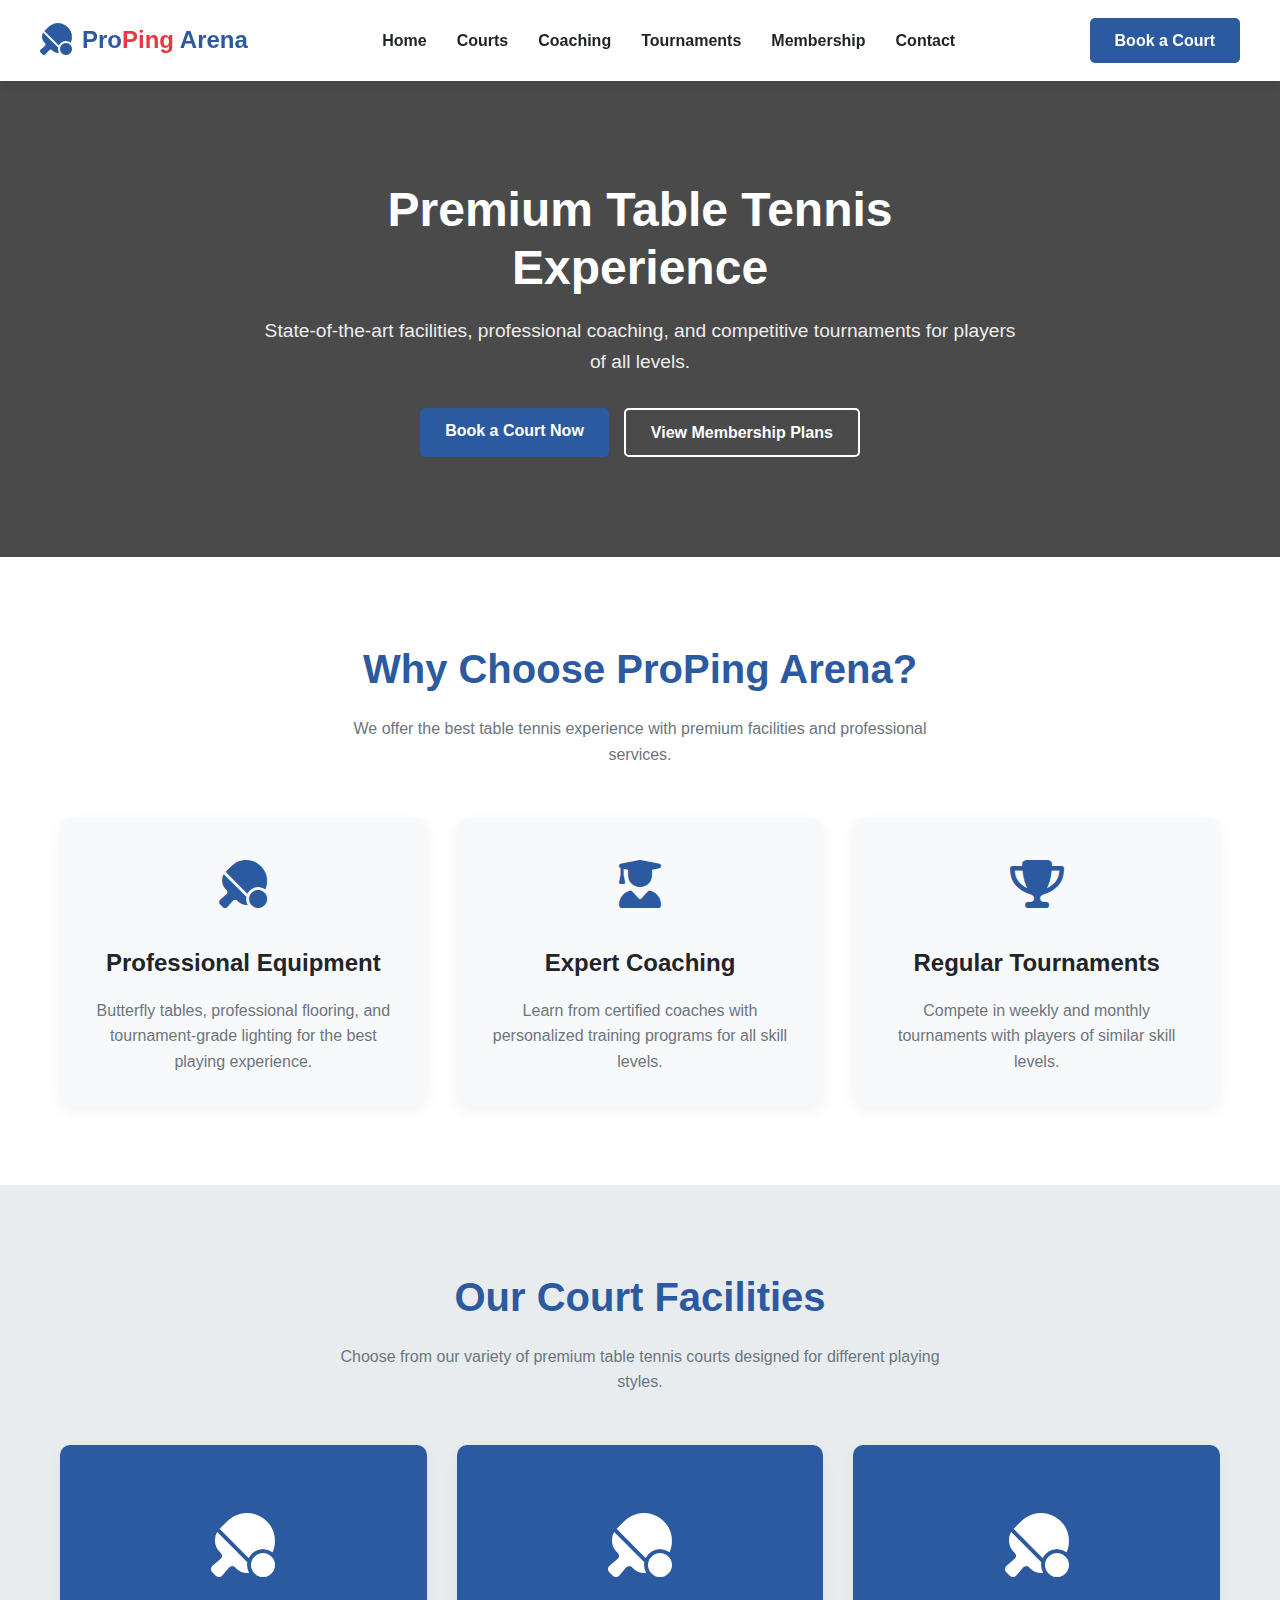
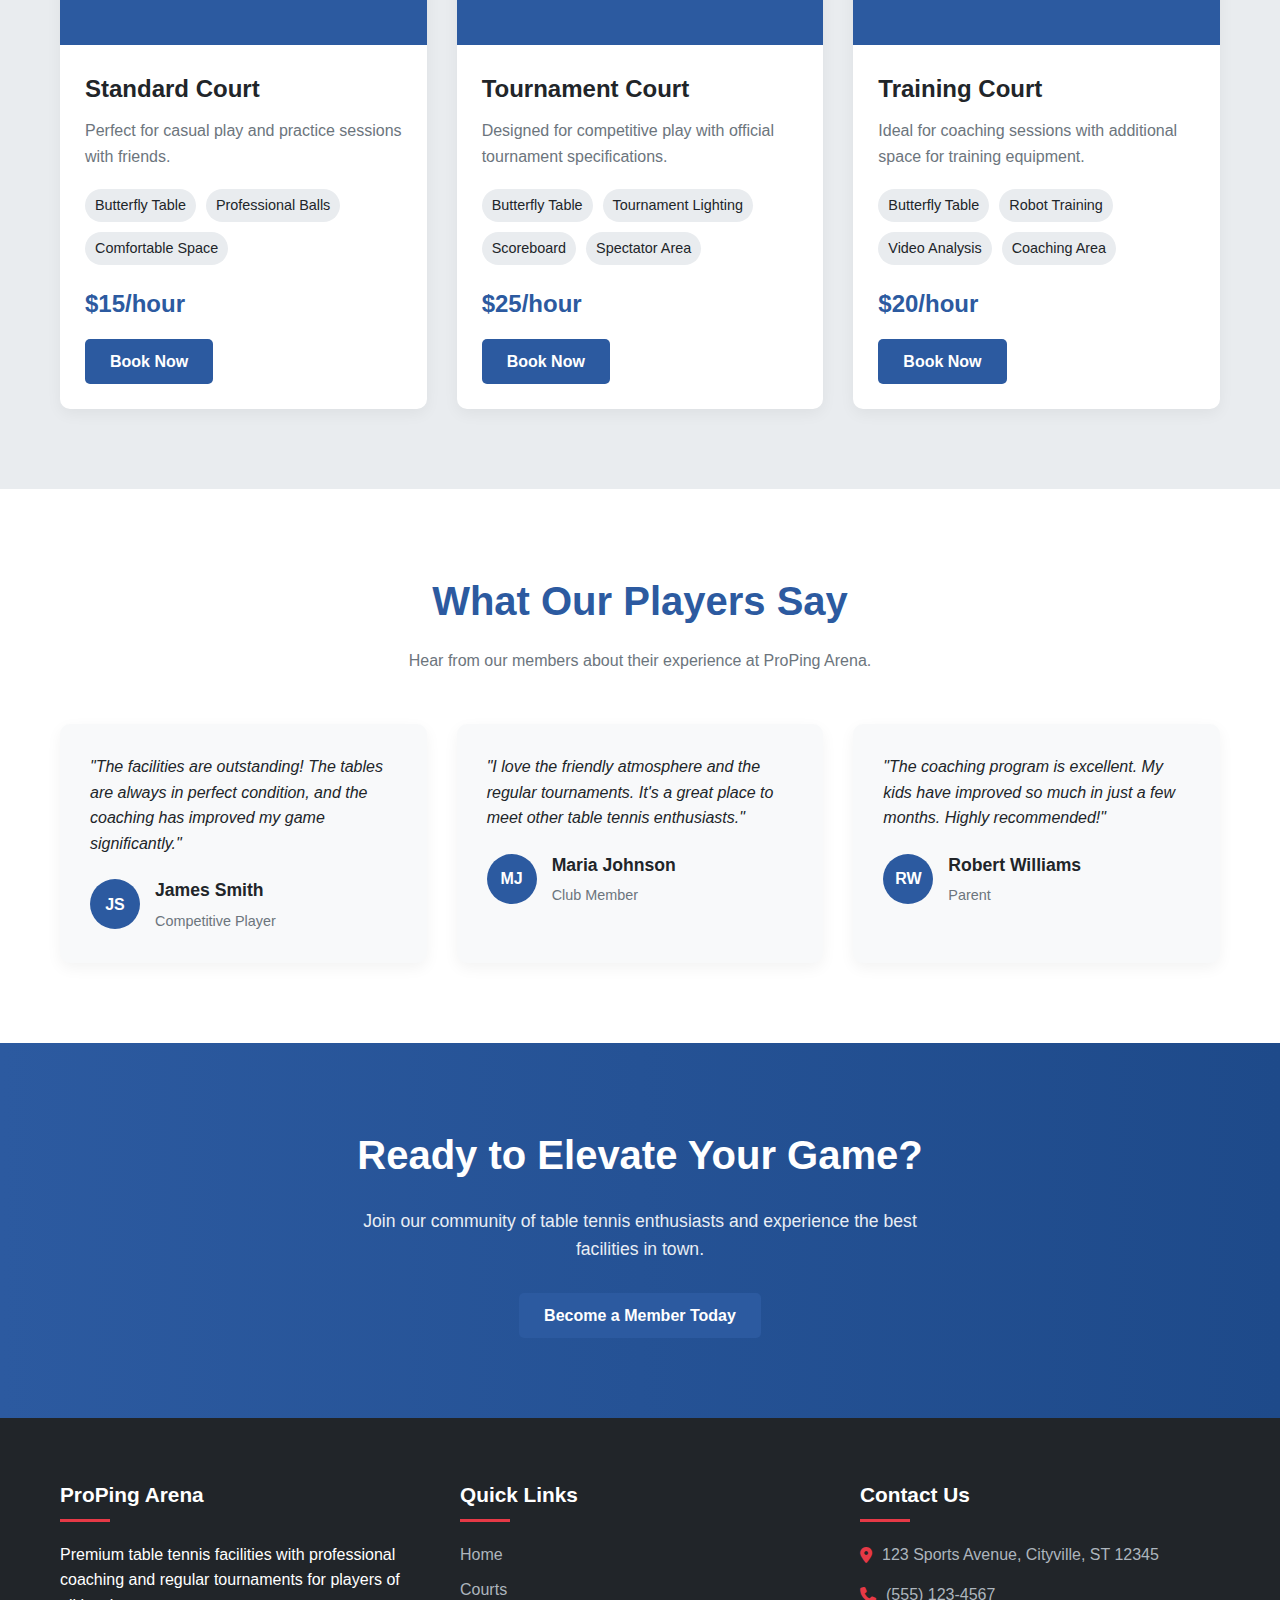
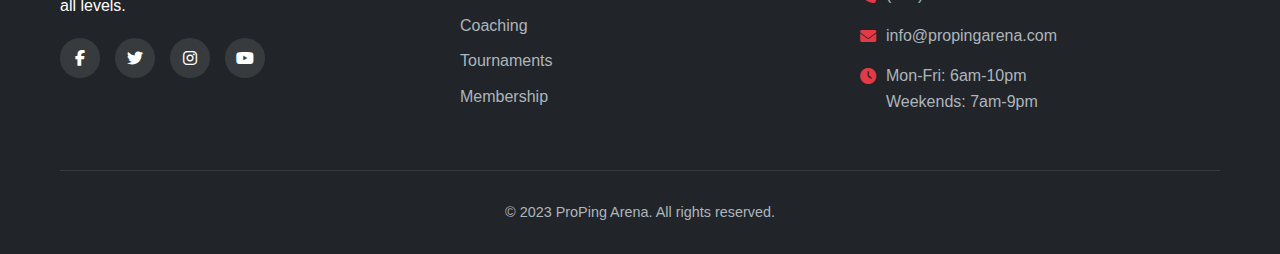
<file: index.html>
<!DOCTYPE html>
<html lang="en">
<head>
    <meta charset="UTF-8">
    <meta name="viewport" content="width=device-width, initial-scale=1.0">
    <title>ProPing Arena | Premium Table Tennis Facilities</title>
    <link rel="stylesheet" href="https://cdnjs.cloudflare.com/ajax/libs/font-awesome/6.4.0/css/all.min.css">
    <style>
        :root {
            --primary: #2c5aa0;
            --secondary: #e63946;
            --accent: #ff9e00;
            --light: #f8f9fa;
            --dark: #212529;
            --gray: #6c757d;
            --light-gray: #e9ecef;
        }
        
        * {
            margin: 0;
            padding: 0;
            box-sizing: border-box;
            font-family: 'Segoe UI', Tahoma, Geneva, Verdana, sans-serif;
        }
        
        body {
            background-color: var(--light);
            color: var(--dark);
            line-height: 1.6;
        }
        
        .container {
            width: 100%;
            max-width: 1200px;
            margin: 0 auto;
            padding: 0 20px;
        }
        
        /* Header Styles */
        header {
            background-color: white;
            box-shadow: 0 2px 10px rgba(0,0,0,0.1);
            position: sticky;
            top: 0;
            z-index: 1000;
        }
        
        .header-container {
            display: flex;
            justify-content: space-between;
            align-items: center;
            padding: 15px 0;
        }
        
        .logo {
            display: flex;
            align-items: center;
            gap: 10px;
            text-decoration: none;
        }
        
        .logo-icon {
            font-size: 2rem;
            color: var(--primary);
        }
        
        .logo-text {
            font-size: 1.5rem;
            font-weight: 700;
            color: var(--primary);
        }
        
        .logo-text span {
            color: var(--secondary);
        }
        
        nav ul {
            display: flex;
            list-style: none;
            gap: 30px;
        }
        
        nav a {
            text-decoration: none;
            color: var(--dark);
            font-weight: 600;
            transition: color 0.3s;
            position: relative;
        }
        
        nav a:hover {
            color: var(--primary);
        }
        
        nav a.active {
            color: var(--primary);
        }
        
        nav a.active::after {
            content: '';
            position: absolute;
            bottom: -5px;
            left: 0;
            width: 100%;
            height: 3px;
            background-color: var(--primary);
        }
        
        .cta-button {
            background-color: var(--primary);
            color: white;
            border: none;
            padding: 10px 25px;
            border-radius: 5px;
            font-weight: 600;
            cursor: pointer;
            transition: background-color 0.3s;
            text-decoration: none;
            display: inline-block;
        }
        
        .cta-button:hover {
            background-color: #1e4a8a;
        }
        
        .mobile-menu-btn {
            display: none;
            background: none;
            border: none;
            font-size: 1.5rem;
            cursor: pointer;
            color: var(--dark);
        }
        
        /* Hero Section */
        .hero {
            background: linear-gradient(rgba(0,0,0,0.7), rgba(0,0,0,0.7)), url('https://images.unsplash.com/photo-1611926656266-89e49bfe4c4a?ixlib=rb-4.0.3&auto=format&fit=crop&w=1350&q=80');
            background-size: cover;
            background-position: center;
            color: white;
            padding: 100px 0;
            text-align: center;
        }
        
        .hero-content {
            max-width: 800px;
            margin: 0 auto;
        }
        
        .hero h1 {
            font-size: 3rem;
            margin-bottom: 20px;
            line-height: 1.2;
        }
        
        .hero p {
            font-size: 1.2rem;
            margin-bottom: 30px;
            opacity: 0.9;
        }
        
        .hero-buttons {
            display: flex;
            gap: 15px;
            justify-content: center;
            flex-wrap: wrap;
        }
        
        .btn-secondary {
            background-color: transparent;
            color: white;
            border: 2px solid white;
            padding: 10px 25px;
            border-radius: 5px;
            font-weight: 600;
            cursor: pointer;
            transition: all 0.3s;
            text-decoration: none;
            display: inline-block;
        }
        
        .btn-secondary:hover {
            background-color: white;
            color: var(--dark);
        }
        
        /* Features Section */
        .features {
            padding: 80px 0;
            background-color: white;
        }
        
        .section-title {
            text-align: center;
            margin-bottom: 50px;
        }
        
        .section-title h2 {
            font-size: 2.5rem;
            color: var(--primary);
            margin-bottom: 15px;
        }
        
        .section-title p {
            color: var(--gray);
            max-width: 600px;
            margin: 0 auto;
        }
        
        .features-grid {
            display: grid;
            grid-template-columns: repeat(auto-fit, minmax(300px, 1fr));
            gap: 30px;
        }
        
        .feature-card {
            background-color: var(--light);
            border-radius: 10px;
            padding: 30px;
            text-align: center;
            box-shadow: 0 5px 15px rgba(0,0,0,0.05);
            transition: transform 0.3s;
        }
        
        .feature-card:hover {
            transform: translateY(-10px);
        }
        
        .feature-icon {
            font-size: 3rem;
            color: var(--primary);
            margin-bottom: 20px;
        }
        
        .feature-card h3 {
            font-size: 1.5rem;
            margin-bottom: 15px;
            color: var(--dark);
        }
        
        .feature-card p {
            color: var(--gray);
        }
        
        /* Courts Section */
        .courts {
            padding: 80px 0;
            background-color: var(--light-gray);
        }
        
        .courts-grid {
            display: grid;
            grid-template-columns: repeat(auto-fit, minmax(300px, 1fr));
            gap: 30px;
        }
        
        .court-card {
            background-color: white;
            border-radius: 10px;
            overflow: hidden;
            box-shadow: 0 5px 15px rgba(0,0,0,0.05);
        }
        
        .court-image {
            height: 200px;
            background-color: var(--primary);
            display: flex;
            align-items: center;
            justify-content: center;
            color: white;
            font-size: 4rem;
        }
        
        .court-content {
            padding: 25px;
        }
        
        .court-content h3 {
            font-size: 1.5rem;
            margin-bottom: 10px;
            color: var(--dark);
        }
        
        .court-content p {
            color: var(--gray);
            margin-bottom: 20px;
        }
        
        .court-features {
            display: flex;
            flex-wrap: wrap;
            gap: 10px;
            margin-bottom: 20px;
        }
        
        .court-feature {
            background-color: var(--light-gray);
            padding: 5px 10px;
            border-radius: 20px;
            font-size: 0.9rem;
            color: var(--dark);
        }
        
        .price {
            font-size: 1.5rem;
            font-weight: 700;
            color: var(--primary);
            margin-bottom: 15px;
        }
        
        /* Testimonials */
        .testimonials {
            padding: 80px 0;
            background-color: white;
        }
        
        .testimonials-grid {
            display: grid;
            grid-template-columns: repeat(auto-fit, minmax(300px, 1fr));
            gap: 30px;
        }
        
        .testimonial-card {
            background-color: var(--light);
            border-radius: 10px;
            padding: 30px;
            box-shadow: 0 5px 15px rgba(0,0,0,0.05);
        }
        
        .testimonial-text {
            font-style: italic;
            margin-bottom: 20px;
            color: var(--dark);
        }
        
        .testimonial-author {
            display: flex;
            align-items: center;
            gap: 15px;
        }
        
        .author-avatar {
            width: 50px;
            height: 50px;
            border-radius: 50%;
            background-color: var(--primary);
            display: flex;
            align-items: center;
            justify-content: center;
            color: white;
            font-weight: bold;
        }
        
        .author-info h4 {
            font-size: 1.1rem;
            margin-bottom: 5px;
        }
        
        .author-info p {
            color: var(--gray);
            font-size: 0.9rem;
        }
        
        /* CTA Section */
        .cta-section {
            padding: 80px 0;
            background: linear-gradient(to right, var(--primary), #1e4a8a);
            color: white;
            text-align: center;
        }
        
        .cta-section h2 {
            font-size: 2.5rem;
            margin-bottom: 20px;
        }
        
        .cta-section p {
            max-width: 600px;
            margin: 0 auto 30px;
            font-size: 1.1rem;
            opacity: 0.9;
        }
        
        /* Footer */
        footer {
            background-color: var(--dark);
            color: white;
            padding: 60px 0 30px;
        }
        
        .footer-grid {
            display: grid;
            grid-template-columns: repeat(auto-fit, minmax(250px, 1fr));
            gap: 40px;
            margin-bottom: 40px;
        }
        
        .footer-column h3 {
            font-size: 1.3rem;
            margin-bottom: 20px;
            position: relative;
            padding-bottom: 10px;
        }
        
        .footer-column h3::after {
            content: '';
            position: absolute;
            bottom: 0;
            left: 0;
            width: 50px;
            height: 3px;
            background-color: var(--secondary);
        }
        
        .footer-links {
            list-style: none;
        }
        
        .footer-links li {
            margin-bottom: 10px;
        }
        
        .footer-links a {
            color: #adb5bd;
            text-decoration: none;
            transition: color 0.3s;
        }
        
        .footer-links a:hover {
            color: white;
        }
        
        .contact-info {
            list-style: none;
        }
        
        .contact-info li {
            display: flex;
            align-items: flex-start;
            gap: 10px;
            margin-bottom: 15px;
            color: #adb5bd;
        }
        
        .contact-info i {
            color: var(--secondary);
            margin-top: 5px;
        }
        
        .social-links {
            display: flex;
            gap: 15px;
            margin-top: 20px;
        }
        
        .social-links a {
            display: flex;
            align-items: center;
            justify-content: center;
            width: 40px;
            height: 40px;
            background-color: rgba(255,255,255,0.1);
            border-radius: 50%;
            color: white;
            text-decoration: none;
            transition: background-color 0.3s;
        }
        
        .social-links a:hover {
            background-color: var(--secondary);
        }
        
        .copyright {
            text-align: center;
            padding-top: 30px;
            border-top: 1px solid rgba(255,255,255,0.1);
            color: #adb5bd;
            font-size: 0.9rem;
        }
        
        /* Responsive Design */
        @media (max-width: 992px) {
            .hero h1 {
                font-size: 2.5rem;
            }
            
            .section-title h2 {
                font-size: 2rem;
            }
        }
        
        @media (max-width: 768px) {
            .mobile-menu-btn {
                display: block;
            }
            
            nav ul {
                display: none;
                position: absolute;
                top: 100%;
                left: 0;
                width: 100%;
                background-color: white;
                flex-direction: column;
                padding: 20px;
                box-shadow: 0 5px 10px rgba(0,0,0,0.1);
                gap: 15px;
            }
            
            nav ul.active {
                display: flex;
            }
            
            .hero-buttons {
                flex-direction: column;
                align-items: center;
            }
            
            .hero-buttons a, .hero-buttons button {
                width: 100%;
                max-width: 300px;
            }
        }
        
        @media (max-width: 576px) {
            .hero {
                padding: 60px 0;
            }
            
            .hero h1 {
                font-size: 2rem;
            }
            
            .features, .courts, .testimonials, .cta-section {
                padding: 60px 0;
            }
        }
    </style>
</head>
<body>
    <!-- Header -->
    <header>
        <div class="container header-container">
            <a href="#" class="logo">
                <div class="logo-icon"><i class="fas fa-table-tennis-paddle-ball"></i></div>
                <div class="logo-text">Pro<span>Ping</span> Arena</div>
            </a>
            
            <button class="mobile-menu-btn" id="mobileMenuBtn">
                <i class="fas fa-bars"></i>
            </button>
            
            <nav>
                <ul id="navMenu">
                    <li><a href="index.html">Home</a></li>
                    <li><a href="courts.html">Courts</a></li>
                    <li><a href="coaching.html">Coaching</a></li>
                    <li><a href="tournaments.html">Tournaments</a></li>
                    <li><a href="membership.html">Membership</a></li>
                    <li><a href="contact.html">Contact</a></li>
                </ul>
            </nav>
            
            <a href="courts.html" class="cta-button">Book a Court</a>
        </div>
    </header>

    <!-- Hero Section -->
    <section class="hero">
        <div class="container hero-content">
            <h1>Premium Table Tennis Experience</h1>
            <p>State-of-the-art facilities, professional coaching, and competitive tournaments for players of all levels.</p>
            <div class="hero-buttons">
                <a href="#" class="cta-button">Book a Court Now</a>
                <a href="#" class="btn-secondary">View Membership Plans</a>
            </div>
        </div>
    </section>

    <!-- Features Section -->
    <section class="features">
        <div class="container">
            <div class="section-title">
                <h2>Why Choose ProPing Arena?</h2>
                <p>We offer the best table tennis experience with premium facilities and professional services.</p>
            </div>
            
            <div class="features-grid">
                <div class="feature-card">
                    <div class="feature-icon">
                        <i class="fas fa-table-tennis-paddle-ball"></i>
                    </div>
                    <h3>Professional Equipment</h3>
                    <p>Butterfly tables, professional flooring, and tournament-grade lighting for the best playing experience.</p>
                </div>
                
                <div class="feature-card">
                    <div class="feature-icon">
                        <i class="fas fa-user-graduate"></i>
                    </div>
                    <h3>Expert Coaching</h3>
                    <p>Learn from certified coaches with personalized training programs for all skill levels.</p>
                </div>
                
                <div class="feature-card">
                    <div class="feature-icon">
                        <i class="fas fa-trophy"></i>
                    </div>
                    <h3>Regular Tournaments</h3>
                    <p>Compete in weekly and monthly tournaments with players of similar skill levels.</p>
                </div>
            </div>
        </div>
    </section>

    <!-- Courts Section -->
    <section class="courts">
        <div class="container">
            <div class="section-title">
                <h2>Our Court Facilities</h2>
                <p>Choose from our variety of premium table tennis courts designed for different playing styles.</p>
            </div>
            
            <div class="courts-grid">
                <div class="court-card">
                    <div class="court-image">
                        <i class="fas fa-table-tennis-paddle-ball"></i>
                    </div>
                    <div class="court-content">
                        <h3>Standard Court</h3>
                        <p>Perfect for casual play and practice sessions with friends.</p>
                        <div class="court-features">
                            <span class="court-feature">Butterfly Table</span>
                            <span class="court-feature">Professional Balls</span>
                            <span class="court-feature">Comfortable Space</span>
                        </div>
                        <div class="price">$15/hour</div>
                        <a href="#" class="cta-button">Book Now</a>
                    </div>
                </div>
                
                <div class="court-card">
                    <div class="court-image">
                        <i class="fas fa-table-tennis-paddle-ball"></i>
                    </div>
                    <div class="court-content">
                        <h3>Tournament Court</h3>
                        <p>Designed for competitive play with official tournament specifications.</p>
                        <div class="court-features">
                            <span class="court-feature">Butterfly Table</span>
                            <span class="court-feature">Tournament Lighting</span>
                            <span class="court-feature">Scoreboard</span>
                            <span class="court-feature">Spectator Area</span>
                        </div>
                        <div class="price">$25/hour</div>
                        <a href="#" class="cta-button">Book Now</a>
                    </div>
                </div>
                
                <div class="court-card">
                    <div class="court-image">
                        <i class="fas fa-table-tennis-paddle-ball"></i>
                    </div>
                    <div class="court-content">
                        <h3>Training Court</h3>
                        <p>Ideal for coaching sessions with additional space for training equipment.</p>
                        <div class="court-features">
                            <span class="court-feature">Butterfly Table</span>
                            <span class="court-feature">Robot Training</span>
                            <span class="court-feature">Video Analysis</span>
                            <span class="court-feature">Coaching Area</span>
                        </div>
                        <div class="price">$20/hour</div>
                        <a href="#" class="cta-button">Book Now</a>
                    </div>
                </div>
            </div>
        </div>
    </section>

    <!-- Testimonials -->
    <section class="testimonials">
        <div class="container">
            <div class="section-title">
                <h2>What Our Players Say</h2>
                <p>Hear from our members about their experience at ProPing Arena.</p>
            </div>
            
            <div class="testimonials-grid">
                <div class="testimonial-card">
                    <div class="testimonial-text">
                        "The facilities are outstanding! The tables are always in perfect condition, and the coaching has improved my game significantly."
                    </div>
                    <div class="testimonial-author">
                        <div class="author-avatar">JS</div>
                        <div class="author-info">
                            <h4>James Smith</h4>
                            <p>Competitive Player</p>
                        </div>
                    </div>
                </div>
                
                <div class="testimonial-card">
                    <div class="testimonial-text">
                        "I love the friendly atmosphere and the regular tournaments. It's a great place to meet other table tennis enthusiasts."
                    </div>
                    <div class="testimonial-author">
                        <div class="author-avatar">MJ</div>
                        <div class="author-info">
                            <h4>Maria Johnson</h4>
                            <p>Club Member</p>
                        </div>
                    </div>
                </div>
                
                <div class="testimonial-card">
                    <div class="testimonial-text">
                        "The coaching program is excellent. My kids have improved so much in just a few months. Highly recommended!"
                    </div>
                    <div class="testimonial-author">
                        <div class="author-avatar">RW</div>
                        <div class="author-info">
                            <h4>Robert Williams</h4>
                            <p>Parent</p>
                        </div>
                    </div>
                </div>
            </div>
        </div>
    </section>

    <!-- CTA Section -->
    <section class="cta-section">
        <div class="container">
            <h2>Ready to Elevate Your Game?</h2>
            <p>Join our community of table tennis enthusiasts and experience the best facilities in town.</p>
            <a href="#" class="cta-button">Become a Member Today</a>
        </div>
    </section>

    <!-- Footer -->
    <footer>
        <div class="container">
            <div class="footer-grid">
                <div class="footer-column">
                    <h3>ProPing Arena</h3>
                    <p>Premium table tennis facilities with professional coaching and regular tournaments for players of all levels.</p>
                    <div class="social-links">
                        <a href="#"><i class="fab fa-facebook-f"></i></a>
                        <a href="#"><i class="fab fa-twitter"></i></a>
                        <a href="#"><i class="fab fa-instagram"></i></a>
                        <a href="#"><i class="fab fa-youtube"></i></a>
                    </div>
                </div>
                
                <div class="footer-column">
                    <h3>Quick Links</h3>
                    <ul class="footer-links">
                        <li><a href="#">Home</a></li>
                        <li><a href="#">Courts</a></li>
                        <li><a href="#">Coaching</a></li>
                        <li><a href="#">Tournaments</a></li>
                        <li><a href="#">Membership</a></li>
                    </ul>
                </div>
                
                <div class="footer-column">
                    <h3>Contact Us</h3>
                    <ul class="contact-info">
                        <li>
                            <i class="fas fa-map-marker-alt"></i>
                            <span>123 Sports Avenue, Cityville, ST 12345</span>
                        </li>
                        <li>
                            <i class="fas fa-phone"></i>
                            <span>(555) 123-4567</span>
                        </li>
                        <li>
                            <i class="fas fa-envelope"></i>
                            <span>info@propingarena.com</span>
                        </li>
                        <li>
                            <i class="fas fa-clock"></i>
                            <span>Mon-Fri: 6am-10pm<br>Weekends: 7am-9pm</span>
                        </li>
                    </ul>
                </div>
            </div>
            
            <div class="copyright">
                <p>&copy; 2023 ProPing Arena. All rights reserved.</p>
            </div>
        </div>
    </footer>

    <script>
        // Mobile menu toggle
        document.getElementById('mobileMenuBtn').addEventListener('click', function() {
            document.getElementById('navMenu').classList.toggle('active');
        });
        
        // Close mobile menu when clicking outside
        document.addEventListener('click', function(event) {
            const navMenu = document.getElementById('navMenu');
            const mobileMenuBtn = document.getElementById('mobileMenuBtn');
            
            if (!navMenu.contains(event.target) && !mobileMenuBtn.contains(event.target)) {
                navMenu.classList.remove('active');
            }
        });
    </script>
</body>
</html>
</file>
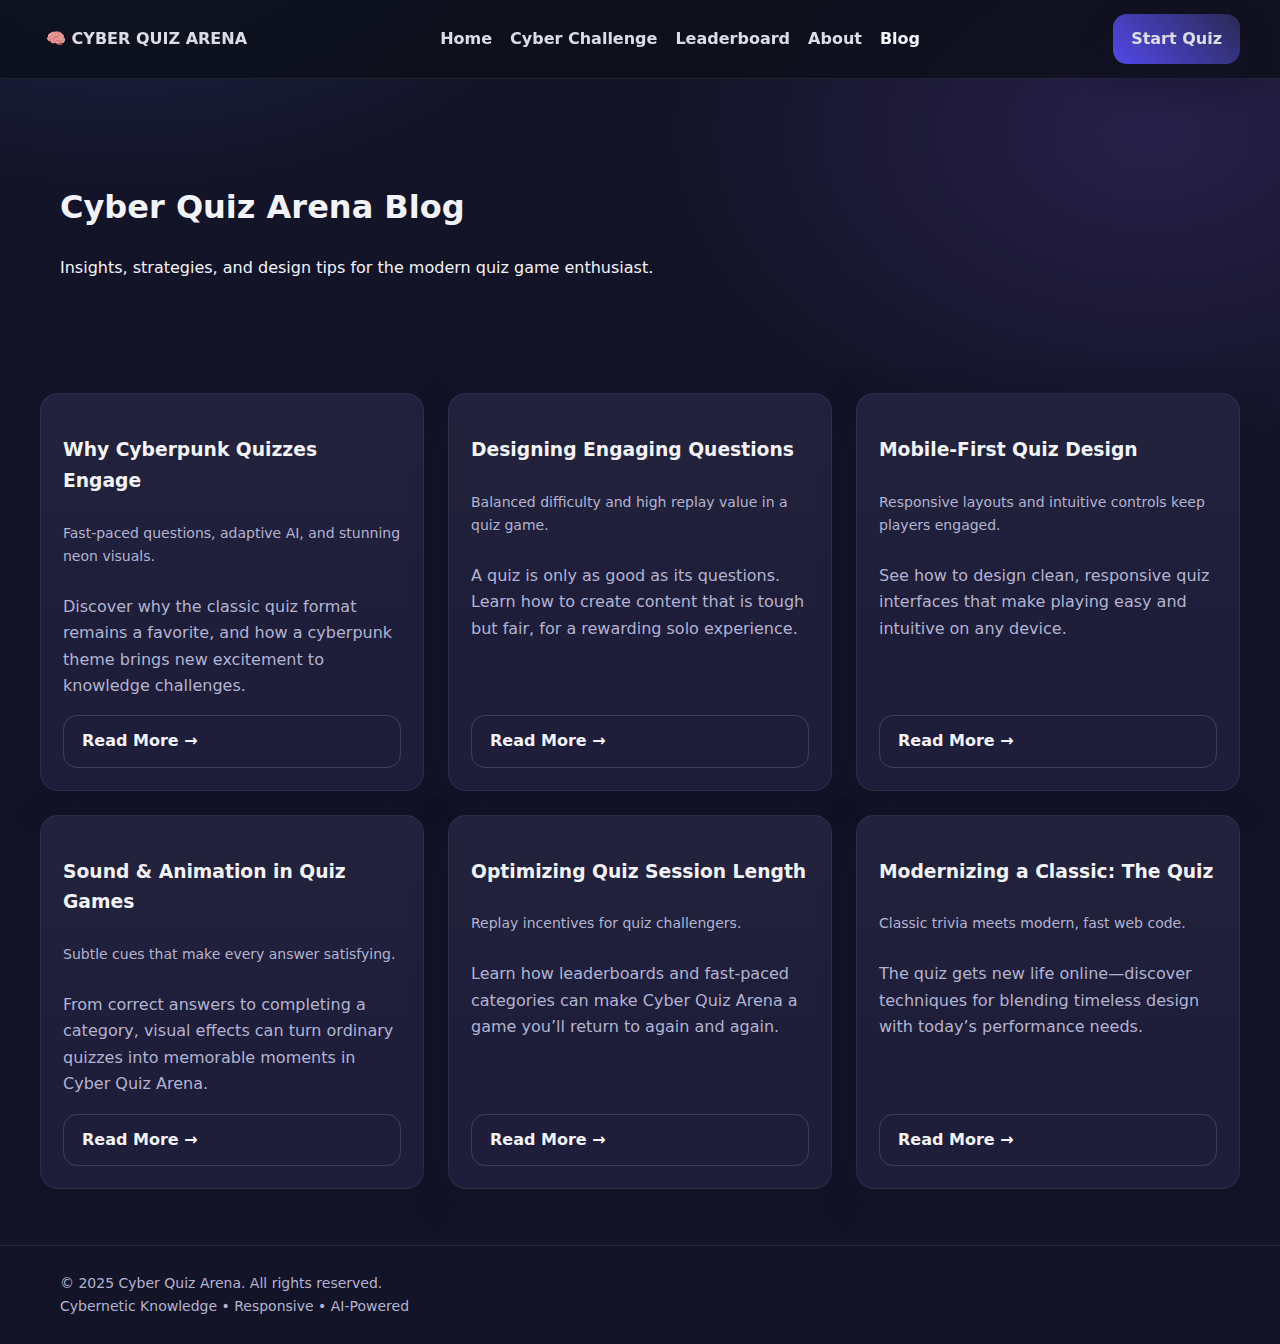
<file: blog.html>
<!doctype html>
<html lang="en">
<head>
<meta charset="utf-8">
<meta name="viewport" content="width=device-width, initial-scale=1" />
<link rel="icon" href="./assets/img/logo
.svg">
<title>Blog — Cyber Quiz Arena</title>
<meta name="description" content="Insights, strategies, and design tips for the modern quiz game enthusiast.">
<link rel="preconnect" href="https://fonts.googleapis.com"><link rel="preconnect" href="https://fonts.gstatic.com" crossorigin>
<link href="https://fonts.googleapis.com/css2?family=Orbitron:wght@400;700;900&family=Exo+2:wght@400;600&display=swap" rel="stylesheet">
<link rel="stylesheet" href="assets/css/style.css" />
</head>
<body>
<nav class="nav">
<div class="container nav-inner">
		<a class="logo" href="index.html" aria-label="Home">🧠 CYBER QUIZ ARENA</a>
<div class="menu" data-nav-menu>
	<a href="index.html">Home</a>
	<a href="game.html">Cyber Challenge</a>
	<a href="leaderboard.html">Leaderboard</a>
	<a href="about.html">About</a>
	<a href="blog.html" style="opacity:1;font-weight:800">Blog</a>
</div>
<div class="right"><a class="btn" href="game.html">Start Quiz</a></div>
</div>
</nav>
<header class="hero"><div class="container"><h1>Cyber Quiz Arena Blog</h1><p>Insights, strategies, and design tips for the modern quiz game enthusiast.</p></div></header>
<section class="section container"><div class="blog-grid" style="gap: 1.5rem;">
<div class="card blog-card">
<h3>Why Cyberpunk Quizzes Engage</h3>
<div class="meta">Fast-paced questions, adaptive AI, and stunning neon visuals.</div>
<p class="excerpt">Discover why the classic quiz format remains a favorite, and how a cyberpunk theme brings new excitement to knowledge challenges.</p>
<a href="posts/why-snakes-engages.html" class="btn ghost read">Read More →</a>
</div>
<div class="card blog-card">
<h3>Designing Engaging Questions</h3>
<div class="meta">Balanced difficulty and high replay value in a quiz game.</div>
<p class="excerpt">A quiz is only as good as its questions. Learn how to create content that is tough but fair, for a rewarding solo experience.</p>
<a href="posts/why-tic-tac-toe-engages.html" class="btn ghost read">Read More →</a>
</div>
<div class="card blog-card">
<h3>Mobile-First Quiz Design</h3>
<div class="meta">Responsive layouts and intuitive controls keep players engaged.</div>
<p class="excerpt">See how to design clean, responsive quiz interfaces that make playing easy and intuitive on any device.</p>
<a href="posts/dice-mechanics.html" class="btn ghost read">Read More →</a>
</div>
<div class="card blog-card">
<h3>Sound & Animation in Quiz Games</h3>
<div class="meta">Subtle cues that make every answer satisfying.</div>
<p class="excerpt">From correct answers to completing a category, visual effects can turn ordinary quizzes into memorable moments in Cyber Quiz Arena.</p>
<a href="posts/sound-animation.html" class="btn ghost read">Read More →</a>
</div>
<div class="card blog-card">
<h3>Optimizing Quiz Session Length</h3>
<div class="meta">Replay incentives for quiz challengers.</div>
<p class="excerpt">Learn how leaderboards and fast-paced categories can make Cyber Quiz Arena a game you’ll return to again and again.</p>
<a href="posts/player-retention.html" class="btn ghost read">Read More →</a>
</div>
<div class="card blog-card">
<h3>Modernizing a Classic: The Quiz</h3>
<div class="meta">Classic trivia meets modern, fast web code.</div>
<p class="excerpt">The quiz gets new life online—discover techniques for blending timeless design with today’s performance needs.</p>
<a href="posts/modernizing-classic.html" class="btn ghost read">Read More →</a>
</div>
</div></section>
<footer class="footer"><div class="container footer-content">
<div>© 2025 Cyber Quiz Arena. All rights reserved.</div>
<div class="footer-badge">Cybernetic Knowledge • Responsive • AI-Powered</div>
</div></footer><script src="assets/js/main.js"></script></body></html>
</file>
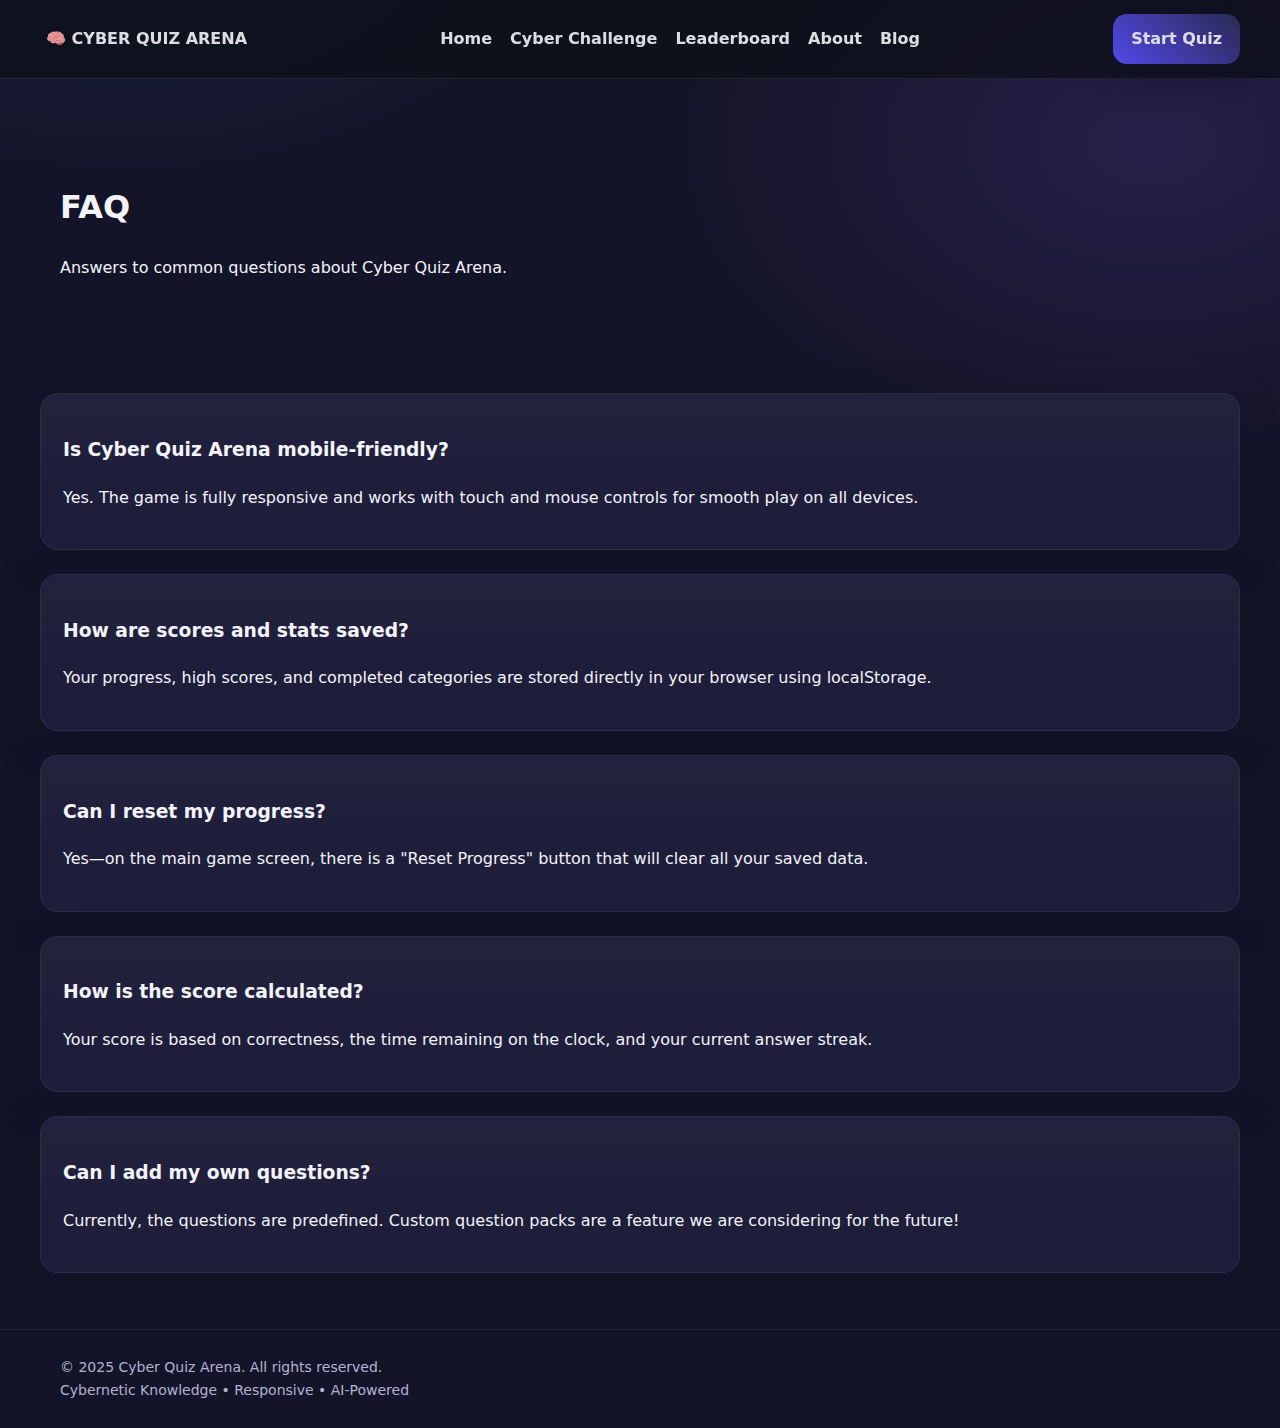
<file: faq.html>
<!doctype html>
<html lang="en">
<head>
<meta charset="utf-8">
<meta name="viewport" content="width=device-width, initial-scale=1" />
<link rel="icon" href="./assets/img/logo
.svg">
<title>FAQ — Cyber Quiz Arena</title>
<meta name="description" content="Answers to common questions about Cyber Quiz Arena.">
<link rel="preconnect" href="https://fonts.googleapis.com"><link rel="preconnect" href="https://fonts.gstatic.com" crossorigin>
<link href="https://fonts.googleapis.com/css2?family=Orbitron:wght@400;700;900&family=Exo+2:wght@400;600&display=swap" rel="stylesheet">
<link rel="stylesheet" href="assets/css/style.css" />
</head>
<body>
<nav class="nav">
<div class="container nav-inner">
<a class="logo" href="index.html" aria-label="Home">🧠 CYBER QUIZ ARENA</a>
<div class="menu" data-nav-menu>
<a href="index.html" >Home</a>
<a href="game.html" >Cyber Challenge</a>
<a href="leaderboard.html" >Leaderboard</a>
<a href="about.html" >About</a>
<a href="blog.html" >Blog</a>
</div>
<div class="right"><a class="btn" href="game.html">Start Quiz</a></div>
</div>
</nav>
<header class='hero'><div class='container'><h1>FAQ</h1><p>Answers to common questions about Cyber Quiz Arena.</p></div></header>
<section class='section container' style="display: flex; flex-direction: column; gap: 1.5rem;">
<div class='card'>
<h3>Is Cyber Quiz Arena mobile-friendly?</h3>
<p>Yes. The game is fully responsive and works with touch and mouse controls for smooth play on all devices.</p>
</div>
<div class='card'>
<h3>How are scores and stats saved?</h3>
<p>Your progress, high scores, and completed categories are stored directly in your browser using localStorage.</p>
</div>
<div class='card'>
<h3>Can I reset my progress?</h3>
<p>Yes—on the main game screen, there is a "Reset Progress" button that will clear all your saved data.</p>
</div>
<div class='card'>
<h3>How is the score calculated?</h3>
<p>Your score is based on correctness, the time remaining on the clock, and your current answer streak.</p>
</div>
<div class='card'>
<h3>Can I add my own questions?</h3>
<p>Currently, the questions are predefined. Custom question packs are a feature we are considering for the future!</p>
</div>
</section>
<footer class="footer"><div class="container footer-content">
<div>© 2025 Cyber Quiz Arena. All rights reserved.</div>
<div class="footer-badge">Cybernetic Knowledge • Responsive • AI-Powered</div>
</div></footer><script src="assets/js/main.js"></script></body></html>
</file>
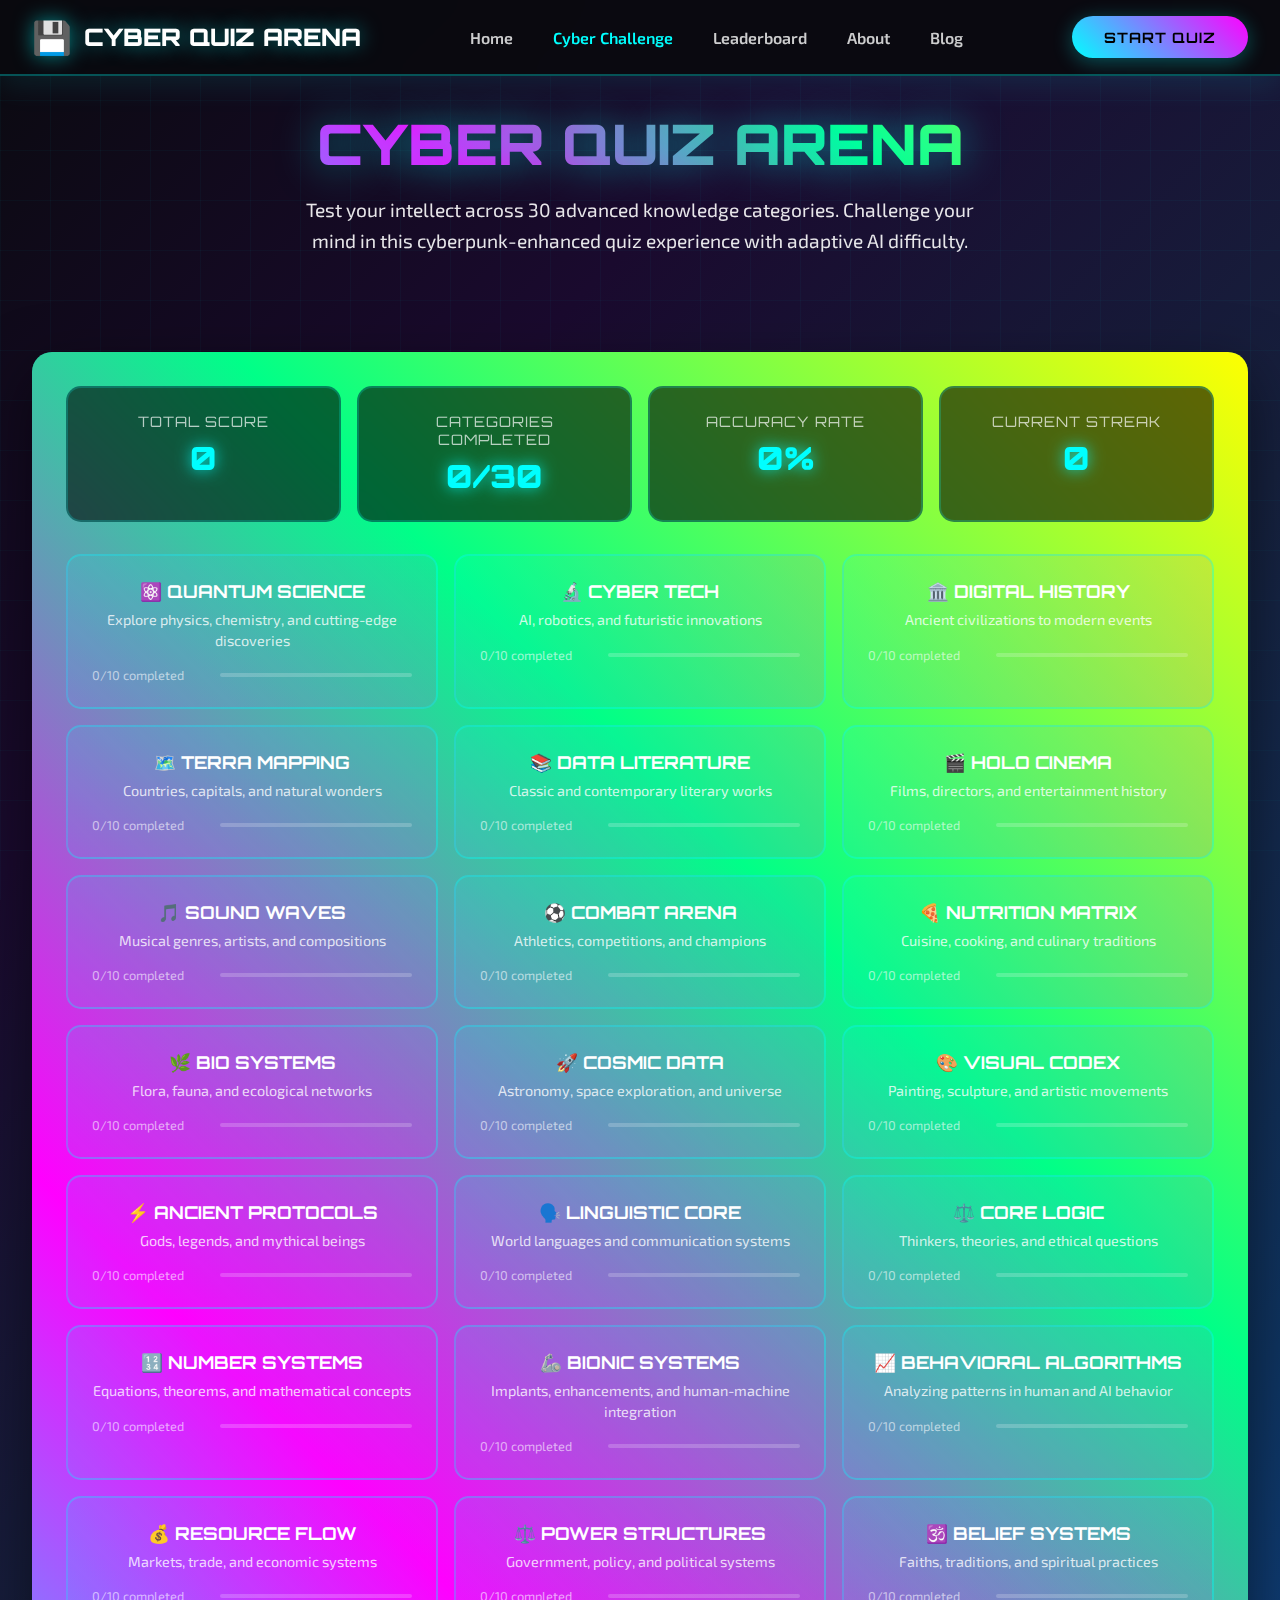
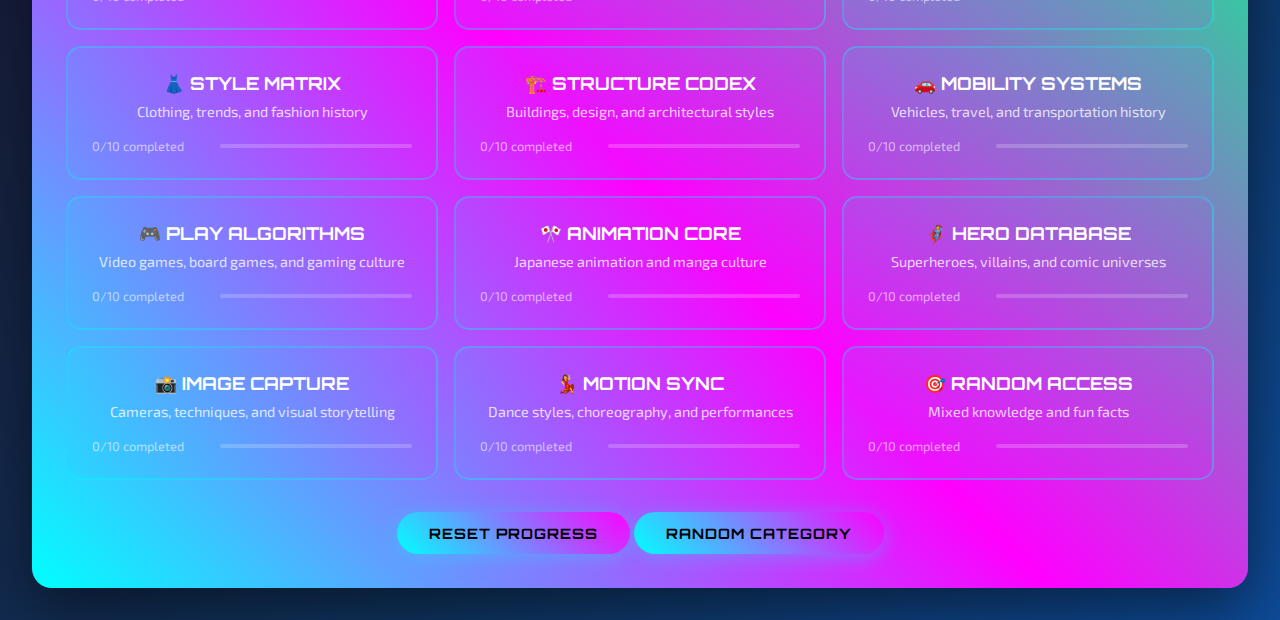
<file: game.html>
<!doctype html>
<html lang="en">
<head>
<meta charset="utf-8">
<meta name="viewport" content="width=device-width, initial-scale=1" />
<link rel="icon" href="./assets/img/logo.svg">
<title>Cyber Quiz Arena — Cybernetic Knowledge Challenge</title>
<meta name="description" content="Cyber Quiz Arena is a futuristic quiz experience with cyberpunk aesthetics and 30 challenging categories.">
<link rel="preconnect" href="https://fonts.googleapis.com">
<link rel="preconnect" href="https://fonts.gstatic.com" crossorigin>
<link href="https://fonts.googleapis.com/css2?family=Orbitron:wght@400;600;700;900&family=Exo+2:wght@300;400;500;600;700&display=swap" rel="stylesheet">
<style>
* {
  margin: 0;
  padding: 0;
  box-sizing: border-box;
}

body {
  font-family: 'Exo 2', Arial, sans-serif;
  background: linear-gradient(135deg, #0a0a0f 0%, #1a0a2e 25%, #16213e 50%, #0f3460 75%, #0e4b99 100%);
  min-height: 100vh;
  color: #fff;
  overflow-x: hidden;
  position: relative;
}

/* Animated background grid */
body::before {
  content: '';
  position: fixed;
  top: 0;
  left: 0;
  width: 100%;
  height: 100%;
  background-image: 
    linear-gradient(rgba(0, 255, 255, 0.03) 1px, transparent 1px),
    linear-gradient(90deg, rgba(0, 255, 255, 0.03) 1px, transparent 1px);
  background-size: 50px 50px;
  animation: gridMove 20s linear infinite;
  z-index: -1;
}

@keyframes gridMove {
  0% { transform: translate(0, 0); }
  100% { transform: translate(50px, 50px); }
}

.nav {
  background: rgba(10, 10, 15, 0.95);
  backdrop-filter: blur(15px);
  border-bottom: 2px solid rgba(0, 255, 255, 0.3);
  padding: 1rem 0;
  position: sticky;
  top: 0;
  z-index: 100;
  box-shadow: 0 8px 32px rgba(0, 255, 255, 0.1);
}

.container {
  max-width: 1400px;
  margin: 0 auto;
  padding: 0 2rem;
}

.nav-inner {
  display: flex;
  justify-content: space-between;
  align-items: center;
}

.logo {
  display: flex;
  align-items: center;
  gap: 0.75rem;
  font-family: 'Orbitron', monospace;
  font-weight: 900;
  font-size: 1.5rem;
  color: #fff;
  text-decoration: none;
  text-shadow: 0 0 20px rgba(0, 255, 255, 0.5);
}

.logo::before {
  content: '💾';
  font-size: 2rem;
  animation: pulse 2s ease-in-out infinite;
}

@keyframes pulse {
  0%, 100% { transform: scale(1); filter: hue-rotate(0deg); }
  50% { transform: scale(1.1); filter: hue-rotate(180deg); }
}

.menu {
  display: flex;
  gap: 2.5rem;
}

.menu a {
  color: rgba(255, 255, 255, 0.8);
  text-decoration: none;
  font-weight: 600;
  transition: all 0.3s ease;
  position: relative;
}

.menu a:hover {
  color: #00ffff;
  text-shadow: 0 0 15px rgba(0, 255, 255, 0.8);
}

.menu a::after {
  content: '';
  position: absolute;
  bottom: -5px;
  left: 0;
  width: 0;
  height: 2px;
  background: linear-gradient(45deg, #00ffff, #ff00ff);
  transition: width 0.3s ease;
}

.menu a:hover::after {
  width: 100%;
}

.btn {
  background: linear-gradient(45deg, #00ffff, #ff00ff);
  color: #000;
  border: none;
  padding: 0.75rem 2rem;
  border-radius: 25px;
  font-weight: 700;
  cursor: pointer;
  text-decoration: none;
  display: inline-block;
  transition: all 0.3s ease;
  box-shadow: 0 4px 20px rgba(0, 255, 255, 0.3);
  font-family: 'Orbitron', monospace;
  text-transform: uppercase;
  letter-spacing: 1px;
  font-size: 0.9rem;
}

.btn:hover {
  transform: translateY(-3px) scale(1.05);
  box-shadow: 0 8px 30px rgba(0, 255, 255, 0.6);
  background: linear-gradient(45deg, #ff00ff, #00ffff);
}

.btn:active {
  transform: translateY(0) scale(0.98);
}

.btn:disabled {
  opacity: 0.5;
  cursor: not-allowed;
  transform: none;
}

.hero {
  text-align: center;
  padding: 2rem 0;
  position: relative;
}

.hero h1 {
  font-family: 'Orbitron', monospace;
  font-size: 3.5rem;
  font-weight: 900;
  margin-bottom: 1rem;
  background: linear-gradient(45deg, #00ffff, #ff00ff, #00ff88, #ffff00);
  -webkit-background-clip: text;
  -webkit-text-fill-color: transparent;
  background-clip: text;
  animation: titleGlow 3s ease-in-out infinite;
  text-shadow: 0 0 40px rgba(0, 255, 255, 0.5);
}

@keyframes titleGlow {
  0%, 100% { filter: brightness(1); }
  50% { filter: brightness(1.3); }
}

.hero p {
  font-size: 1.2rem;
  color: rgba(255, 255, 255, 0.9);
  margin-bottom: 2rem;
  max-width: 700px;
  margin-left: auto;
  margin-right: auto;
  line-height: 1.6;
}

.quiz-arena {
  background: rgba(10, 10, 15, 0.8);
  border-radius: 20px;
  padding: 2rem;
  border: 2px solid rgba(0, 255, 255, 0.3);
  backdrop-filter: blur(15px);
  box-shadow: 0 20px 60px rgba(0, 0, 0, 0.5);
  text-align: center;
  position: relative;
  margin: 2rem 0;
}

.quiz-arena::before {
  content: '';
  position: absolute;
  top: -2px;
  left: -2px;
  right: -2px;
  bottom: -2px;
  background: linear-gradient(45deg, #00ffff, #ff00ff, #00ff88, #ffff00);
  border-radius: 20px;
  z-index: -1;
  animation: borderGlow 3s ease-in-out infinite;
}

@keyframes borderGlow {
  0%, 100% { opacity: 0.5; }
  50% { opacity: 1; }
}

.game-stats {
  display: grid;
  grid-template-columns: repeat(auto-fit, minmax(200px, 1fr));
  gap: 1rem;
  margin-bottom: 2rem;
}

.stat-card {
  background: rgba(0, 0, 0, 0.6);
  border: 2px solid rgba(0, 255, 255, 0.2);
  border-radius: 15px;
  padding: 1.5rem;
  backdrop-filter: blur(10px);
  transition: all 0.3s ease;
}

.stat-card:hover {
  border-color: rgba(0, 255, 255, 0.5);
  transform: translateY(-2px);
}

.stat-label {
  font-family: 'Orbitron', monospace;
  font-size: 0.9rem;
  color: rgba(255, 255, 255, 0.7);
  text-transform: uppercase;
  letter-spacing: 1px;
  margin-bottom: 0.5rem;
}

.stat-value {
  font-family: 'Orbitron', monospace;
  font-size: 2rem;
  font-weight: 900;
  color: #00ffff;
  text-shadow: 0 0 15px rgba(0, 255, 255, 0.8);
}

.category-grid {
  display: grid;
  grid-template-columns: repeat(auto-fit, minmax(280px, 1fr));
  gap: 1rem;
  margin-bottom: 2rem;
}

.category-card {
  background: linear-gradient(135deg, rgba(0, 255, 255, 0.1), rgba(255, 0, 255, 0.1));
  border: 2px solid rgba(0, 255, 255, 0.3);
  border-radius: 15px;
  padding: 1.5rem;
  cursor: pointer;
  transition: all 0.3s ease;
  position: relative;
  overflow: hidden;
}

.category-card::before {
  content: '';
  position: absolute;
  top: 0;
  left: -100%;
  width: 100%;
  height: 100%;
  background: linear-gradient(90deg, transparent, rgba(255, 255, 255, 0.1), transparent);
  transition: left 0.5s;
}

.category-card:hover::before {
  left: 100%;
}

.category-card:hover {
  transform: translateY(-5px) scale(1.02);
  border-color: rgba(0, 255, 255, 0.8);
  box-shadow: 0 15px 40px rgba(0, 255, 255, 0.3);
}

.category-card.completed {
  background: linear-gradient(135deg, rgba(0, 255, 136, 0.2), rgba(0, 255, 255, 0.1));
  border-color: rgba(0, 255, 136, 0.5);
}

.category-title {
  font-family: 'Orbitron', monospace;
  font-weight: 700;
  font-size: 1.1rem;
  color: #fff;
  margin-bottom: 0.5rem;
  text-transform: uppercase;
}

.category-description {
  color: rgba(255, 255, 255, 0.8);
  font-size: 0.9rem;
  margin-bottom: 1rem;
  line-height: 1.4;
}

.category-progress {
  display: flex;
  justify-content: space-between;
  align-items: center;
  font-size: 0.8rem;
  color: rgba(255, 255, 255, 0.6);
}

.progress-bar {
  width: 60%;
  height: 4px;
  background: rgba(255, 255, 255, 0.2);
  border-radius: 2px;
  overflow: hidden;
}

.progress-fill {
  height: 100%;
  background: linear-gradient(45deg, #00ffff, #00ff88);
  width: 0%;
  transition: width 0.3s ease;
}

.quiz-container {
  display: none;
  text-align: left;
}

.question-header {
  background: rgba(0, 0, 0, 0.6);
  border-radius: 15px;
  padding: 1.5rem;
  margin-bottom: 2rem;
  border: 2px solid rgba(0, 255, 255, 0.2);
}

.question-meta {
  display: flex;
  justify-content: space-between;
  align-items: center;
  margin-bottom: 1rem;
  font-size: 0.9rem;
  color: rgba(255, 255, 255, 0.7);
}

.question-text {
  font-size: 1.3rem;
  color: #fff;
  line-height: 1.5;
  font-weight: 500;
}

.options-container {
  display: grid;
  gap: 1rem;
  margin-bottom: 2rem;
}

.option {
  background: rgba(0, 0, 0, 0.4);
  border: 2px solid rgba(255, 255, 255, 0.2);
  border-radius: 12px;
  padding: 1.2rem;
  cursor: pointer;
  transition: all 0.3s ease;
  position: relative;
}

.option:hover {
  border-color: rgba(0, 255, 255, 0.5);
  background: rgba(0, 255, 255, 0.1);
  transform: translateX(5px);
}

.option.selected {
  border-color: #00ffff;
  background: rgba(0, 255, 255, 0.2);
}

.option.correct {
  border-color: #00ff88;
  background: rgba(0, 255, 136, 0.2);
}

.option.wrong {
  border-color: #ff4444;
  background: rgba(255, 68, 68, 0.2);
}

.quiz-controls {
  display: flex;
  gap: 1rem;
  justify-content: center;
  flex-wrap: wrap;
}

.timer {
  position: fixed;
  top: 100px;
  right: 2rem;
  background: rgba(0, 0, 0, 0.8);
  border: 2px solid rgba(255, 0, 255, 0.5);
  border-radius: 15px;
  padding: 1rem;
  min-width: 120px;
  text-align: center;
}

.timer-label {
  font-size: 0.8rem;
  color: rgba(255, 255, 255, 0.7);
  margin-bottom: 0.5rem;
}

.timer-value {
  font-family: 'Orbitron', monospace;
  font-size: 2rem;
  font-weight: 900;
  color: #ff00ff;
}

.timer.warning .timer-value {
  color: #ff4444;
  animation: timerWarning 0.5s ease-in-out infinite alternate;
}

@keyframes timerWarning {
  from { opacity: 1; }
  to { opacity: 0.5; }
}

.results-screen {
  display: none;
  text-align: center;
}

.results-header {
  margin-bottom: 2rem;
}

.results-title {
  font-family: 'Orbitron', monospace;
  font-size: 2.5rem;
  font-weight: 900;
  color: #00ffff;
  margin-bottom: 1rem;
}

.results-stats {
  display: grid;
  grid-template-columns: repeat(auto-fit, minmax(200px, 1fr));
  gap: 1rem;
  margin-bottom: 2rem;
}

.loading {
  display: inline-block;
  width: 20px;
  height: 20px;
  border: 3px solid rgba(0, 255, 255, 0.3);
  border-radius: 50%;
  border-top-color: #00ffff;
  animation: spin 1s ease-in-out infinite;
}

@keyframes spin {
  to { transform: rotate(360deg); }
}

@media (max-width: 768px) {
  .hero h1 {
    font-size: 2.5rem;
  }
  
  .menu {
    display: none;
  }
  
  .category-grid {
    grid-template-columns: 1fr;
  }
  
  .timer {
    position: static;
    margin-bottom: 1rem;
  }
  
  .quiz-controls {
    flex-direction: column;
    align-items: center;
  }
}
</style>
</head>
<body>
<nav class="nav">
  <div class="container nav-inner">
    <a class="logo" href="index.html" aria-label="Home">
      CYBER QUIZ ARENA
    </a>
    <div class="menu">
      <a href="index.html">Home</a>
      <a href="game.html" style="color: #00ffff;">Cyber Challenge</a>
      <a href="leaderboard.html">Leaderboard</a>
      <a href="about.html">About</a>
      <a href="blog.html">Blog</a>
    </div>
    <div class="right">
      <a class="btn" href="game.html">START QUIZ</a>
    </div>
  </div>
</nav>

<header class="hero">
  <div class="container">
    <h1>CYBER QUIZ ARENA</h1>
    <p>Test your intellect across 30 advanced knowledge categories. Challenge your mind in this cyberpunk-enhanced quiz experience with adaptive AI difficulty.</p>
  </div>
</header>

<section class="container">
  <div class="quiz-arena">
    <!-- Game Stats -->
    <div class="game-stats">
      <div class="stat-card">
        <div class="stat-label">Total Score</div>
        <div class="stat-value" id="totalScore">0</div>
      </div>
      <div class="stat-card">
        <div class="stat-label">Categories Completed</div>
        <div class="stat-value" id="completedCategories">0/30</div>
      </div>
      <div class="stat-card">
        <div class="stat-label">Accuracy Rate</div>
        <div class="stat-value" id="accuracyRate">0%</div>
      </div>
      <div class="stat-card">
        <div class="stat-label">Current Streak</div>
        <div class="stat-value" id="currentStreak">0</div>
      </div>
    </div>

    <!-- Timer -->
    <div class="timer" id="timer" style="display: none;">
      <div class="timer-label">TIME REMAINING</div>
      <div class="timer-value" id="timerValue">30</div>
    </div>

    <!-- Category Selection -->
    <div class="category-selection" id="categorySelection">
      <div class="category-grid" id="categoryGrid">
        <!-- Categories will be populated by JavaScript -->
      </div>
      <div style="margin-top: 2rem;">
        <button class="btn" id="resetProgressBtn">RESET PROGRESS</button>
        <button class="btn" id="randomCategoryBtn">RANDOM CATEGORY</button>
      </div>
    </div>

    <!-- Quiz Container -->
    <div class="quiz-container" id="quizContainer">
      <div class="question-header">
        <div class="question-meta">
          <span id="categoryName">Category</span>
          <span id="questionCounter">Question 1 of 10</span>
        </div>
        <div class="question-text" id="questionText">Loading question...</div>
      </div>
      
      <div class="options-container" id="optionsContainer">
        <!-- Options will be populated by JavaScript -->
      </div>
      
      <div class="quiz-controls">
        <button class="btn" id="backToCategoriesBtn">BACK TO CATEGORIES</button>
        <button class="btn" id="nextQuestionBtn" disabled>NEXT QUESTION</button>
        <button class="btn" id="finishQuizBtn" style="display: none;">FINISH QUIZ</button>
      </div>
    </div>

    <!-- Results Screen -->
    <div class="results-screen" id="resultsScreen">
      <div class="results-header">
        <div class="results-title" id="resultsTitle">ANALYSIS COMPLETE</div>
        <p id="resultsDescription">Your performance has been analyzed.</p>
      </div>
      
      <div class="results-stats" id="resultsStats">
        <!-- Results will be populated by JavaScript -->
      </div>
      
      <div style="margin-top: 2rem;">
        <button class="btn" id="retryQuizBtn">RETRY CATEGORY</button>
        <button class="btn" id="backToMenuBtn">BACK TO MENU</button>
      </div>
    </div>
  </div>
</section>

<script src="assets/js/game.js"></script>
</body>
</html>
</file>
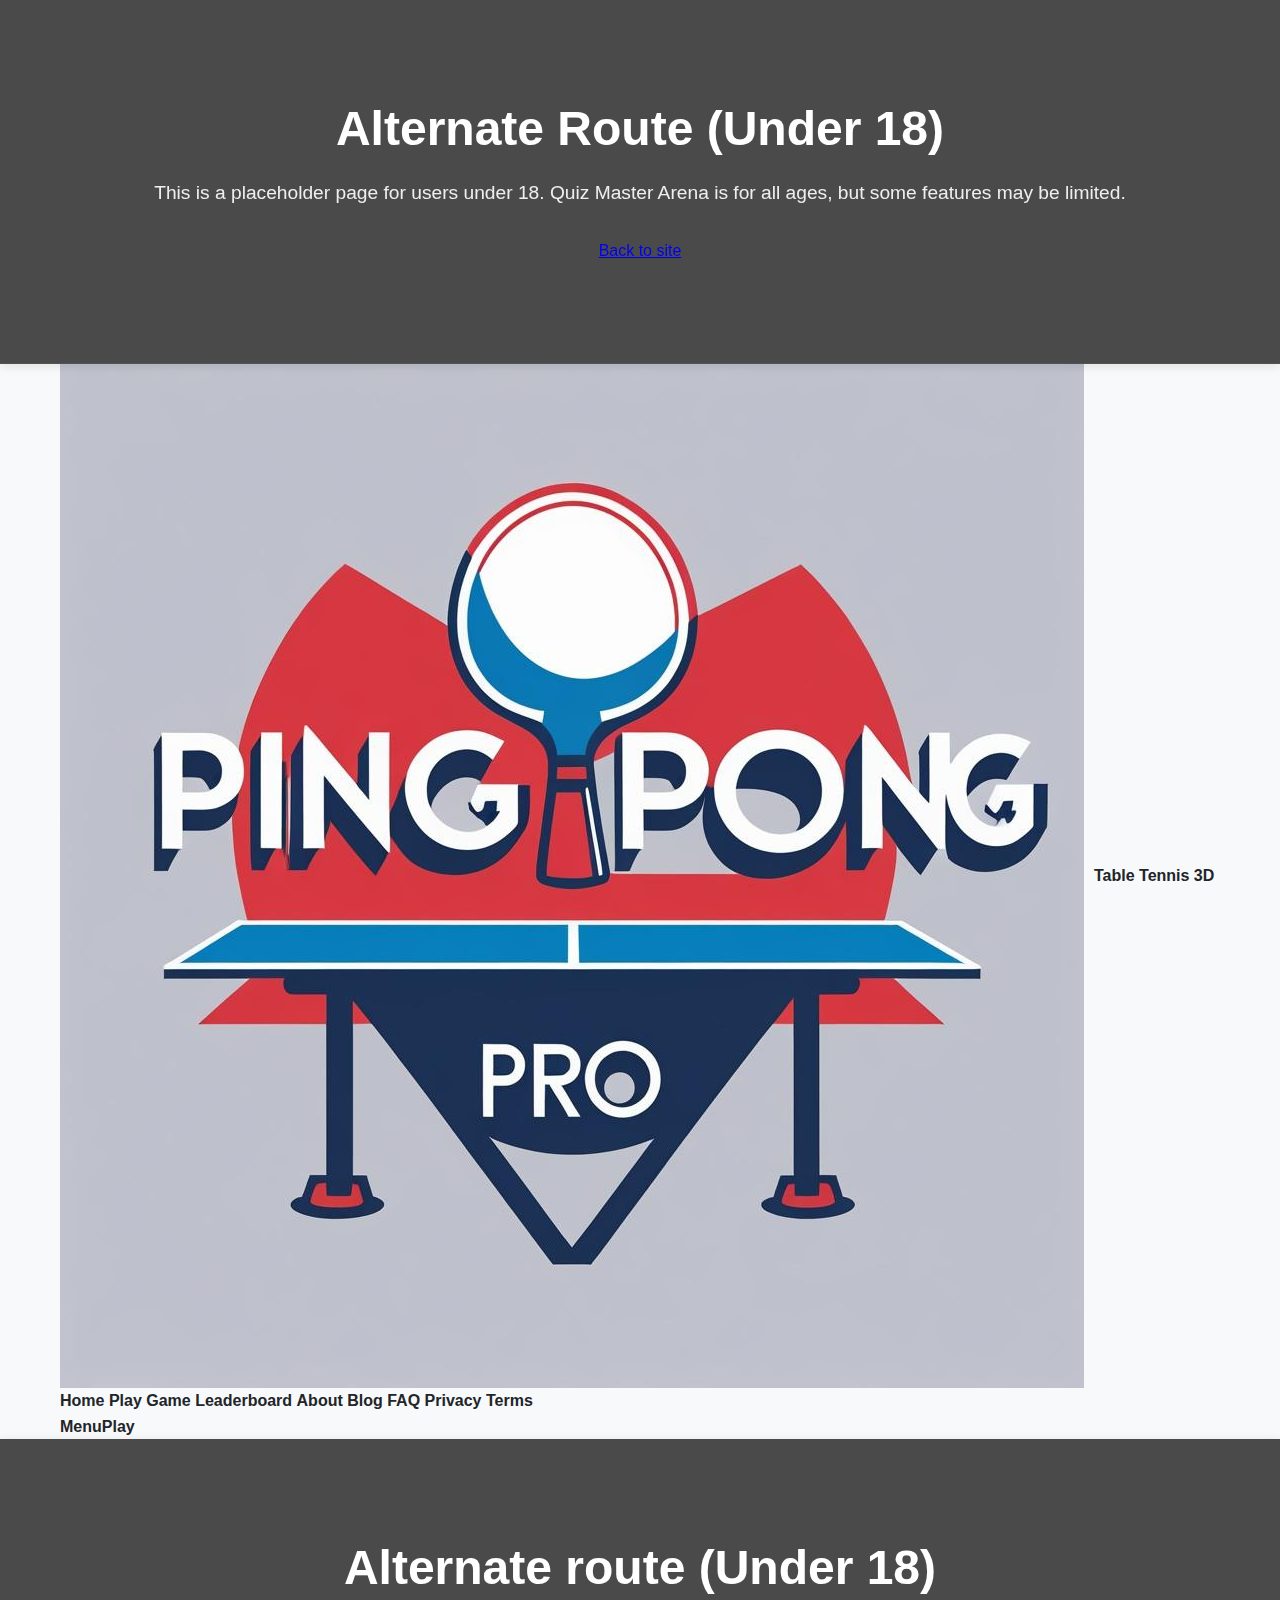
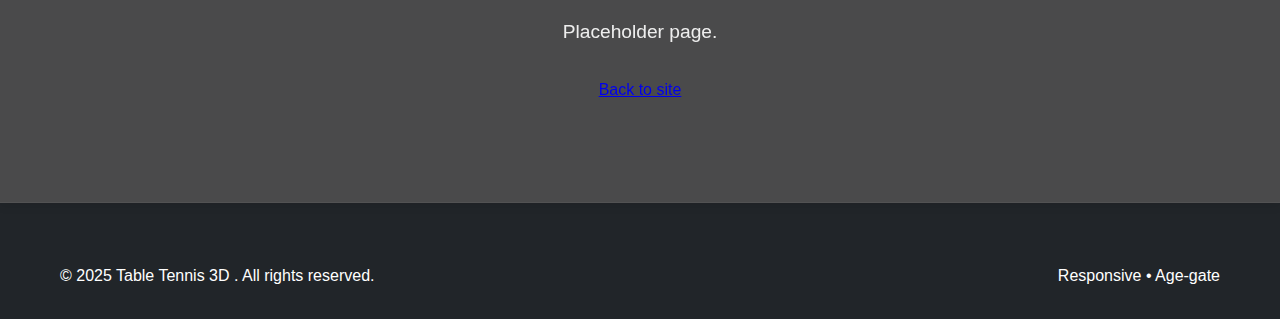
<file: lande.html>
<header class='hero'><div class='container'><h1>Alternate Route (Under 18)</h1><p>This is a placeholder page for users under 18. Quiz Master Arena is for all ages, but some features may be limited.</p><a class='btn' href='index.html'>Back to site</a></div></header>
<!doctype html>
<html lang="en">
<head>
<meta charset="utf-8">
<meta name="viewport" content="width=device-width, initial-scale=1" />
<link rel="icon" href="./assets/img/logo
.svg">
<title> Table Tennis 3D
- Snakes & Ladders</title>
<meta name="description" content=" Table Tennis 3D
is a playful, responsive game site with a fast canvas runner.">
<link rel="preconnect" href="https://fonts.googleapis.com"><link rel="preconnect" href="https://fonts.gstatic.com" crossorigin>
<link href="https://fonts.googleapis.com/css2?family=Inter:wght@400;600;800&display=swap" rel="stylesheet">
<style>
    :root {
    --primary: #2c5aa0;
    --secondary: #e63946;
    --accent: #ff9e00;
    --light: #f8f9fa;
    --dark: #212529;
    --gray: #6c757d;
    --light-gray: #e9ecef;
}

* {
    margin: 0;
    padding: 0;
    box-sizing: border-box;
    font-family: 'Segoe UI', Tahoma, Geneva, Verdana, sans-serif;
}

body {
    background-color: var(--light);
    color: var(--dark);
    line-height: 1.6;
}

.container {
    width: 100%;
    max-width: 1200px;
    margin: 0 auto;
    padding: 0 20px;
}

/* Header Styles */
header {
    background-color: white;
    box-shadow: 0 2px 10px rgba(0,0,0,0.1);
    position: sticky;
    top: 0;
    z-index: 1000;
}

.header-container {
    display: flex;
    justify-content: space-between;
    align-items: center;
    padding: 15px 0;
}

.logo {
    display: flex;
    align-items: center;
    gap: 10px;
    text-decoration: none;
}

.logo-icon {
    font-size: 2rem;
    color: var(--primary);
}

.logo-text {
    font-size: 1.5rem;
    font-weight: 700;
    color: var(--primary);
}

.logo-text span {
    color: var(--secondary);
}

nav ul {
    display: flex;
    list-style: none;
    gap: 30px;
}

nav a {
    text-decoration: none;
    color: var(--dark);
    font-weight: 600;
    transition: color 0.3s;
    position: relative;
}

nav a:hover {
    color: var(--primary);
}

nav a.active {
    color: var(--primary);
}

nav a.active::after {
    content: '';
    position: absolute;
    bottom: -5px;
    left: 0;
    width: 100%;
    height: 3px;
    background-color: var(--primary);
}

.cta-button {
    background-color: var(--primary);
    color: white;
    border: none;
    padding: 10px 25px;
    border-radius: 5px;
    font-weight: 600;
    cursor: pointer;
    transition: background-color 0.3s;
    text-decoration: none;
    display: inline-block;
}

.cta-button:hover {
    background-color: #1e4a8a;
}

.mobile-menu-btn {
    display: none;
    background: none;
    border: none;
    font-size: 1.5rem;
    cursor: pointer;
    color: var(--dark);
}

/* Hero Section */
.hero {
    background: linear-gradient(rgba(0,0,0,0.7), rgba(0,0,0,0.7)), url('https://images.unsplash.com/photo-1611926656266-89e49bfe4c4a?ixlib=rb-4.0.3&auto=format&fit=crop&w=1350&q=80');
    background-size: cover;
    background-position: center;
    color: white;
    padding: 100px 0;
    text-align: center;
}

.hero-content {
    max-width: 800px;
    margin: 0 auto;
}

.hero h1 {
    font-size: 3rem;
    margin-bottom: 20px;
    line-height: 1.2;
}

.hero p {
    font-size: 1.2rem;
    margin-bottom: 30px;
    opacity: 0.9;
}

.hero-buttons {
    display: flex;
    gap: 15px;
    justify-content: center;
    flex-wrap: wrap;
}

.btn-secondary {
    background-color: transparent;
    color: white;
    border: 2px solid white;
    padding: 10px 25px;
    border-radius: 5px;
    font-weight: 600;
    cursor: pointer;
    transition: all 0.3s;
    text-decoration: none;
    display: inline-block;
}

.btn-secondary:hover {
    background-color: white;
    color: var(--dark);
}

/* Features Section */
.features {
    padding: 80px 0;
    background-color: white;
}

.section-title {
    text-align: center;
    margin-bottom: 50px;
}

.section-title h2 {
    font-size: 2.5rem;
    color: var(--primary);
    margin-bottom: 15px;
}

.section-title p {
    color: var(--gray);
    max-width: 600px;
    margin: 0 auto;
}

.features-grid {
    display: grid;
    grid-template-columns: repeat(auto-fit, minmax(300px, 1fr));
    gap: 30px;
}

.feature-card {
    background-color: var(--light);
    border-radius: 10px;
    padding: 30px;
    text-align: center;
    box-shadow: 0 5px 15px rgba(0,0,0,0.05);
    transition: transform 0.3s;
}

.feature-card:hover {
    transform: translateY(-10px);
}

.feature-icon {
    font-size: 3rem;
    color: var(--primary);
    margin-bottom: 20px;
}

.feature-card h3 {
    font-size: 1.5rem;
    margin-bottom: 15px;
    color: var(--dark);
}

.feature-card p {
    color: var(--gray);
}

/* Courts Section */
.courts {
    padding: 80px 0;
    background-color: var(--light-gray);
}

.courts-grid {
    display: grid;
    grid-template-columns: repeat(auto-fit, minmax(300px, 1fr));
    gap: 30px;
}

.court-card {
    background-color: white;
    border-radius: 10px;
    overflow: hidden;
    box-shadow: 0 5px 15px rgba(0,0,0,0.05);
}

.court-image {
    height: 200px;
    background-color: var(--primary);
    display: flex;
    align-items: center;
    justify-content: center;
    color: white;
    font-size: 4rem;
}

.court-content {
    padding: 25px;
}

.court-content h3 {
    font-size: 1.5rem;
    margin-bottom: 10px;
    color: var(--dark);
}

.court-content p {
    color: var(--gray);
    margin-bottom: 20px;
}

.court-features {
    display: flex;
    flex-wrap: wrap;
    gap: 10px;
    margin-bottom: 20px;
}

.court-feature {
    background-color: var(--light-gray);
    padding: 5px 10px;
    border-radius: 20px;
    font-size: 0.9rem;
    color: var(--dark);
}

.price {
    font-size: 1.5rem;
    font-weight: 700;
    color: var(--primary);
    margin-bottom: 15px;
}

/* Testimonials */
.testimonials {
    padding: 80px 0;
    background-color: white;
}

.testimonials-grid {
    display: grid;
    grid-template-columns: repeat(auto-fit, minmax(300px, 1fr));
    gap: 30px;
}

.testimonial-card {
    background-color: var(--light);
    border-radius: 10px;
    padding: 30px;
    box-shadow: 0 5px 15px rgba(0,0,0,0.05);
}

.testimonial-text {
    font-style: italic;
    margin-bottom: 20px;
    color: var(--dark);
}

.testimonial-author {
    display: flex;
    align-items: center;
    gap: 15px;
}

.author-avatar {
    width: 50px;
    height: 50px;
    border-radius: 50%;
    background-color: var(--primary);
    display: flex;
    align-items: center;
    justify-content: center;
    color: white;
    font-weight: bold;
}

.author-info h4 {
    font-size: 1.1rem;
    margin-bottom: 5px;
}

.author-info p {
    color: var(--gray);
    font-size: 0.9rem;
}

/* CTA Section */
.cta-section {
    padding: 80px 0;
    background: linear-gradient(to right, var(--primary), #1e4a8a);
    color: white;
    text-align: center;
}

.cta-section h2 {
    font-size: 2.5rem;
    margin-bottom: 20px;
}

.cta-section p {
    max-width: 600px;
    margin: 0 auto 30px;
    font-size: 1.1rem;
    opacity: 0.9;
}

/* Page-specific styles */
.page-header {
    background-color: var(--primary);
    color: white;
    padding: 60px 0;
    text-align: center;
}

.page-header h1 {
    font-size: 2.5rem;
    margin-bottom: 15px;
}

.page-content {
    padding: 80px 0;
}

.coaches-grid, .membership-grid, .tournaments-grid {
    display: grid;
    grid-template-columns: repeat(auto-fit, minmax(300px, 1fr));
    gap: 30px;
    margin-bottom: 50px;
}

.coach-card, .membership-card, .tournament-card {
    background-color: white;
    border-radius: 10px;
    overflow: hidden;
    box-shadow: 0 5px 15px rgba(0,0,0,0.05);
}

.coach-image, .tournament-image {
    height: 250px;
    background-color: var(--light-gray);
    display: flex;
    align-items: center;
    justify-content: center;
    color: var(--primary);
    font-size: 4rem;
}

.coach-content, .membership-content, .tournament-content {
    padding: 25px;
}

.coach-content h3, .membership-content h3, .tournament-content h3 {
    font-size: 1.5rem;
    margin-bottom: 10px;
    color: var(--dark);
}

.coach-content p, .membership-content p, .tournament-content p {
    color: var(--gray);
    margin-bottom: 15px;
}

.coach-specialties {
    display: flex;
    flex-wrap: wrap;
    gap: 10px;
    margin-bottom: 20px;
}

.coach-specialty {
    background-color: var(--light-gray);
    padding: 5px 10px;
    border-radius: 20px;
    font-size: 0.9rem;
    color: var(--dark);
}

.membership-price {
    font-size: 2rem;
    font-weight: 700;
    color: var(--primary);
    margin-bottom: 15px;
}

.membership-features {
    list-style: none;
    margin-bottom: 20px;
}

.membership-features li {
    margin-bottom: 10px;
    display: flex;
    align-items: center;
    gap: 10px;
}

.membership-features i {
    color: var(--primary);
}

.contact-grid {
    display: grid;
    grid-template-columns: 1fr 1fr;
    gap: 50px;
}

.contact-form {
    background-color: white;
    padding: 30px;
    border-radius: 10px;
    box-shadow: 0 5px 15px rgba(0,0,0,0.05);
}

.form-group {
    margin-bottom: 20px;
}

.form-group label {
    display: block;
    margin-bottom: 8px;
    font-weight: 600;
    color: var(--dark);
}

.form-group input, .form-group textarea, .form-group select {
    width: 100%;
    padding: 12px;
    border: 1px solid var(--light-gray);
    border-radius: 5px;
    font-size: 1rem;
    transition: border-color 0.3s;
}

.form-group input:focus, .form-group textarea:focus, .form-group select:focus {
    outline: none;
    border-color: var(--primary);
}

.contact-info-card {
    background-color: white;
    padding: 30px;
    border-radius: 10px;
    box-shadow: 0 5px 15px rgba(0,0,0,0.05);
    height: fit-content;
}

.contact-info-card h3 {
    margin-bottom: 20px;
    color: var(--primary);
}

.map-placeholder {
    height: 300px;
    background-color: var(--light-gray);
    border-radius: 10px;
    display: flex;
    align-items: center;
    justify-content: center;
    color: var(--gray);
    margin-top: 30px;
}

/* Footer */
footer {
    background-color: var(--dark);
    color: white;
    padding: 60px 0 30px;
}

.footer-grid {
    display: grid;
    grid-template-columns: repeat(auto-fit, minmax(250px, 1fr));
    gap: 40px;
    margin-bottom: 40px;
}

.footer-column h3 {
    font-size: 1.3rem;
    margin-bottom: 20px;
    position: relative;
    padding-bottom: 10px;
}

.footer-column h3::after {
    content: '';
    position: absolute;
    bottom: 0;
    left: 0;
    width: 50px;
    height: 3px;
    background-color: var(--secondary);
}

.footer-links {
    list-style: none;
}

.footer-links li {
    margin-bottom: 10px;
}

.footer-links a {
    color: #adb5bd;
    text-decoration: none;
    transition: color 0.3s;
}

.footer-links a:hover {
    color: white;
}

.contact-info {
    list-style: none;
}

.contact-info li {
    display: flex;
    align-items: flex-start;
    gap: 10px;
    margin-bottom: 15px;
    color: #adb5bd;
}

.contact-info i {
    color: var(--secondary);
    margin-top: 5px;
}

.social-links {
    display: flex;
    gap: 15px;
    margin-top: 20px;
}

.social-links a {
    display: flex;
    align-items: center;
    justify-content: center;
    width: 40px;
    height: 40px;
    background-color: rgba(255,255,255,0.1);
    border-radius: 50%;
    color: white;
    text-decoration: none;
    transition: background-color 0.3s;
}

.social-links a:hover {
    background-color: var(--secondary);
}

.copyright {
    text-align: center;
    padding-top: 30px;
    border-top: 1px solid rgba(255,255,255,0.1);
    color: #adb5bd;
    font-size: 0.9rem;
}

/* Responsive Design */
@media (max-width: 992px) {
    .hero h1 {
        font-size: 2.5rem;
    }
    
    .section-title h2 {
        font-size: 2rem;
    }
    
    .contact-grid {
        grid-template-columns: 1fr;
    }
}

@media (max-width: 768px) {
    .mobile-menu-btn {
        display: block;
    }
    
    nav ul {
        display: none;
        position: absolute;
        top: 100%;
        left: 0;
        width: 100%;
        background-color: white;
        flex-direction: column;
        padding: 20px;
        box-shadow: 0 5px 10px rgba(0,0,0,0.1);
        gap: 15px;
    }
    
    nav ul.active {
        display: flex;
    }
    
    .hero-buttons {
        flex-direction: column;
        align-items: center;
    }
    
    .hero-buttons a, .hero-buttons button {
        width: 100%;
        max-width: 300px;
    }
}

@media (max-width: 576px) {
    .hero {
        padding: 60px 0;
    }
    
    .hero h1 {
        font-size: 2rem;
    }
    
    .features, .courts, .testimonials, .cta-section, .page-content {
        padding: 60px 0;
    }
    
    .page-header {
        padding: 40px 0;
    }
    
    .page-header h1 {
        font-size: 2rem;
    }
}</style></head>
<body>
<nav class="nav">
  <div class="container nav-inner">
    <a class="logo" href="index.html" aria-label="Home"><img src="assets/img/logo
.svg" alt=" Table Tennis 3D
icon"><span> Table Tennis 3D
</span></a>
    <div class="menu" data-nav-menu>
      <a href="index.html" >Home</a>
      <a href="game.html" >Play Game</a>
      <a href="leaderboard.html" >Leaderboard</a>
      <a href="about.html" >About</a>
      <a href="blog.html" >Blog</a>
      <a href="faq.html" >FAQ</a>
      <a href="privacy.html" >Privacy</a>
      <a href="terms.html" >Terms</a>
    </div>
    <div class="right"><a class="btn ghost" data-nav-toggle>Menu</a><a class="btn" href="game.html">Play</a></div>
  </div>
</nav>
<header class='hero'><div class='container'><h1>Alternate route (Under 18)</h1><p>Placeholder page.</p><a class='btn' href='index.html'>Back to site</a></div></header><footer class="footer"><div class="container" style="display:flex;align-items:center;justify-content:space-between;gap:12px;flex-wrap:wrap">
<div>© 2025  Table Tennis 3D
. All rights reserved.</div><div style="display:flex;gap:12px;align-items:center"><span class="badge">Responsive • Age-gate</span></div>
</div></footer><script src="assets/js/main.js"></script></body></html>
</file>
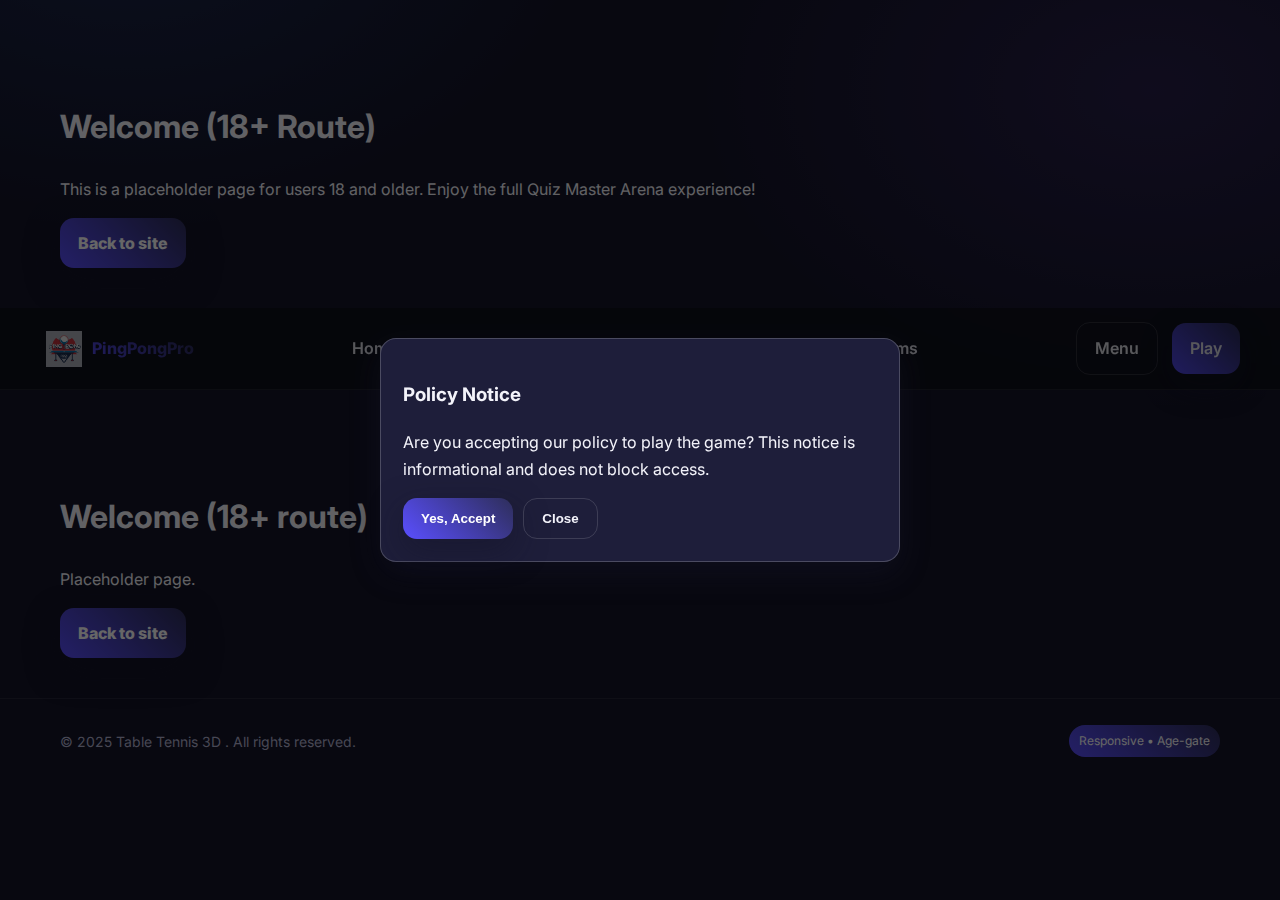
<file: lander.html>
<header class='hero'><div class='container'><h1>Welcome (18+ Route)</h1><p>This is a placeholder page for users 18 and older. Enjoy the full Quiz Master Arena experience!</p><a class='btn' href='index.html'>Back to site</a></div></header>
<!doctype html>
<html lang="en">
<head>
<meta charset="utf-8">
<meta name="viewport" content="width=device-width, initial-scale=1" />
<link rel="icon" href="./assets/img/logo
.svg">
<title> Table Tennis 3D
- Snakes & Ladders</title>
<meta name="description" content=" Table Tennis 3D
is a playful, responsive game site with a fast canvas runner.">
<link rel="preconnect" href="https://fonts.googleapis.com"><link rel="preconnect" href="https://fonts.gstatic.com" crossorigin>
<link href="https://fonts.googleapis.com/css2?family=Inter:wght@400;600;800&display=swap" rel="stylesheet">
<link rel="stylesheet" href="assets/css/style.css" />

</head>
<body>
<nav class="nav">
  <div class="container nav-inner">
    <a class="logo" href="index.html" aria-label="Home"><img src="assets/img/logo
.svg" alt=" Table Tennis 3D
icon"><span> PingPongPro
</span></a>
    <div class="menu" data-nav-menu>
      <a href="index.html" >Home</a>
      <a href="game.html" >Play Game</a>
      <a href="leaderboard.html" >Leaderboard</a>
      <a href="about.html" >About</a>
      <a href="blog.html" >Blog</a>
      <a href="faq.html" >FAQ</a>
      <a href="privacy.html" >Privacy</a>
      <a href="terms.html" >Terms</a>
     </div>
    <div class="right"><a class="btn ghost" data-nav-toggle>Menu</a><a class="btn" href="game.html">Play</a></div>
  </div>
</nav>
<header class='hero'><div class='container'><h1>Welcome (18+ route)</h1><p>Placeholder page.</p><a class='btn' href='index.html'>Back to site</a></div></header><footer class="footer"><div class="container" style="display:flex;align-items:center;justify-content:space-between;gap:12px;flex-wrap:wrap">
<div>© 2025  Table Tennis 3D
. All rights reserved.</div><div style="display:flex;gap:12px;align-items:center"><span class="badge">Responsive • Age-gate</span></div>
</div></footer><script src="assets/js/main.js"></script></body></html>
</file>
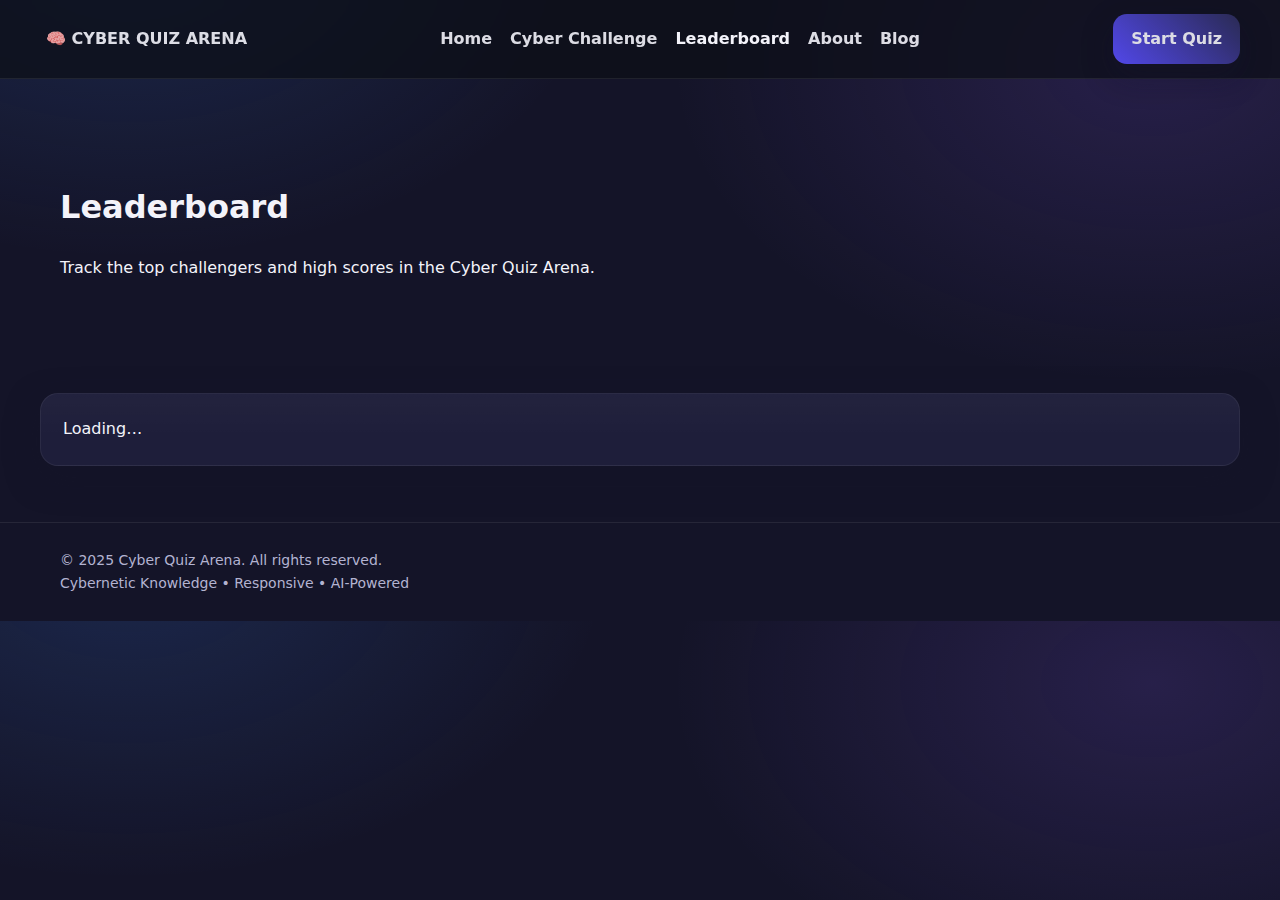
<file: leaderboard.html>
<!doctype html>
<html lang="en">
<head>
<meta charset="utf-8">
<meta name="viewport" content="width=device-width, initial-scale=1" />
<link rel="icon" href="./assets/img/logo
.svg">
<title>Leaderboard — Cyber Quiz Arena</title>
<meta name="description" content="Track the top challengers and high scores in the Cyber Quiz Arena.">
<link rel="preconnect" href="https://fonts.googleapis.com"><link rel="preconnect" href="https://fonts.gstatic.com" crossorigin>
<link href="https://fonts.googleapis.com/css2?family=Orbitron:wght@400;700;900&family=Exo+2:wght@400;600&display=swap" rel="stylesheet">
<link rel="stylesheet" href="assets/css/style.css" />
<style>
  table {
    width: 100%;
    border-collapse: collapse;
    margin-top: 1.5rem;
    font-family: 'Exo 2', sans-serif;
  }
  th, td {
    padding: 1rem 1.5rem;
    text-align: left;
    border-bottom: 1px solid rgba(0, 255, 255, 0.2);
  }
  th {
    font-family: 'Orbitron', monospace;
    color: #00ffff;
    text-transform: uppercase;
    letter-spacing: 1px;
    font-size: 1.1rem;
    border-bottom-width: 2px;
  }
  tr:nth-child(even) {
    background-color: rgba(0, 255, 255, 0.03);
  }
  tr:hover {
    background-color: rgba(0, 255, 255, 0.1);
  }
  td:first-child {
    font-weight: 700;
    color: #ff00ff;
  }
</style>
</head>
<body>
<nav class="nav">
  <div class="container nav-inner">
    <a class="logo" href="index.html" aria-label="Home">🧠 CYBER QUIZ ARENA</a>
    <div class="menu" data-nav-menu>
      <a href="index.html">Home</a>
      <a href="game.html">Cyber Challenge</a>
      <a href="leaderboard.html" style="opacity:1;font-weight:800">Leaderboard</a>
      <a href="about.html">About</a>
      <a href="blog.html">Blog</a>
    </div>
    <div class="right"><a class="btn" href="game.html">Start Quiz</a></div>
  </div>
</nav>

<header class="hero">
  <div class="container">
    <h1>Leaderboard</h1>
    <p>Track the top challengers and high scores in the Cyber Quiz Arena.</p>
  </div>
</header>

<section class="section container">
  <div class="card">
    <div id="lb" style="overflow-x: auto;">Loading…</div>
  </div>
</section>

<script>
(function(){
  const el = document.getElementById('lb');
  const savedState = JSON.parse(localStorage.getItem('cyberQuizState') || '{}');
  const scores = savedState.totalScore || 0;
  const accuracy = savedState.totalQuestions > 0 ? Math.round((savedState.correctAnswers / savedState.totalQuestions) * 100) : 0;

  // This is a simplified leaderboard. A real one would store multiple users.
  // For this demo, we'll just show the current user's stats as a "leaderboard".
  if (scores === 0) {
    el.innerHTML = '<p>No scores recorded yet. Complete a quiz to establish your rank, challenger!</p>';
    return;
  }

  const rows = `
    `<tr>
      <td>#1</td>
      <td>CHALLENGER_01</td>
      <td>${scores}</td>
      <td>${accuracy}%</td>
      <td>${savedState.completedCategories || 0}</td>
    </tr>`;

  el.innerHTML=`<table>
    <thead>
      <tr>
        <th>Rank</th>
        <th>Challenger</th>
        <th>Total Score</th>
        <th>Accuracy</th>
        <th>Categories Done</th>
      </tr>
    </thead>
    <tbody>${rows}</tbody>
  </table>`;
})();
</script>

<footer class="footer">
  <div class="container footer-content">
    <div>© 2025 Cyber Quiz Arena. All rights reserved.</div>
    <div class="footer-badge">Cybernetic Knowledge • Responsive • AI-Powered</div>
  </div>
</footer><script src="assets/js/main.js"></script></body></html>
</file>
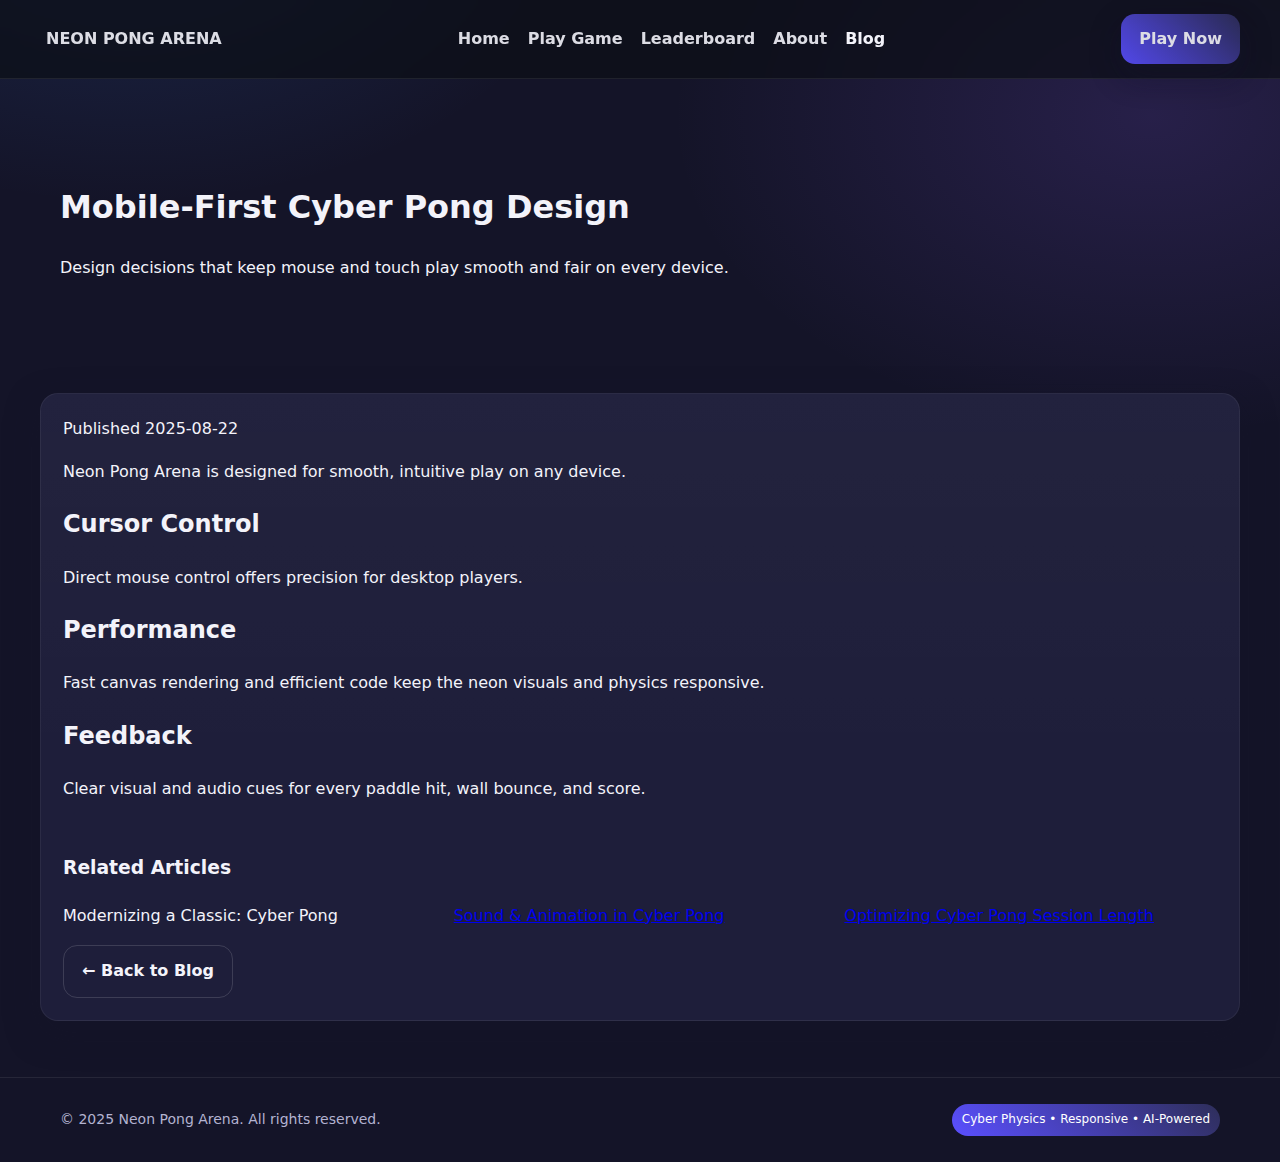
<file: posts/dice-mechanics.html>
<!doctype html><html lang="en"><head><meta charset="utf-8"><meta name="viewport" content="width=device-width, initial-scale=1" /><link rel="icon" href=".././assets/img/logo.svg"><title>Mobile-First Design for Cyber Pong — Neon Pong Arena</title><link rel="stylesheet" href="../assets/css/style.css"><link rel="preconnect" href="https://fonts.googleapis.com"><link href="https://fonts.googleapis.com/css2?family=Orbitron:wght@400;700;900&family=Exo+2:wght@400;600&display=swap" rel="stylesheet"></head><body>
<nav class="nav"><div class="container nav-inner"><a class="logo" href="../index.html">NEON PONG ARENA</a><div class="menu" data-nav-menu><a href="../index.html">Home</a><a href="../game.html">Play Game</a><a href="../leaderboard.html">Leaderboard</a><a href="../about.html">About</a><a href="../blog.html" style="opacity:1;font-weight:800">Blog</a></div><div class="right"><a class="btn" href="../game.html">Play Now</a></div></div></nav>
<header class="hero"><div class="container"><h1>Mobile-First Cyber Pong Design</h1><p>Design decisions that keep mouse and touch play smooth and fair on every device.</p></div></header>
<section class="section container"><article class="card"><div class="meta">Published 2025-08-22</div><p>Neon Pong Arena is designed for smooth, intuitive play on any device.</p><h2>Cursor Control</h2><p>Direct mouse control offers precision for desktop players.</p><h2>Performance</h2><p>Fast canvas rendering and efficient code keep the neon visuals and physics responsive.</p><h2>Feedback</h2><p>Clear visual and audio cues for every paddle hit, wall bounce, and score.</p><div style="height:16px"></div><h3>Related Articles</h3><div class="grid-3">Modernizing a Classic: Cyber Pong</a><a href="../posts/sound-animation.html">Sound & Animation in Cyber Pong</a><a href="../posts/player-retention.html">Optimizing Cyber Pong Session Length</a></div><div style="height:16px"></div><a class="btn ghost" href="../blog.html">← Back to Blog</a></article></section>
<footer class="footer"><div class="container" style="display:flex;align-items:center;justify-content:space-between;gap:12px;flex-wrap:wrap"><div>© 2025 Neon Pong Arena. All rights reserved.</div><div><span class="badge">Cyber Physics • Responsive • AI-Powered</span></div></div></footer><script src="../assets/js/main.js"></script></body></html>
</file>
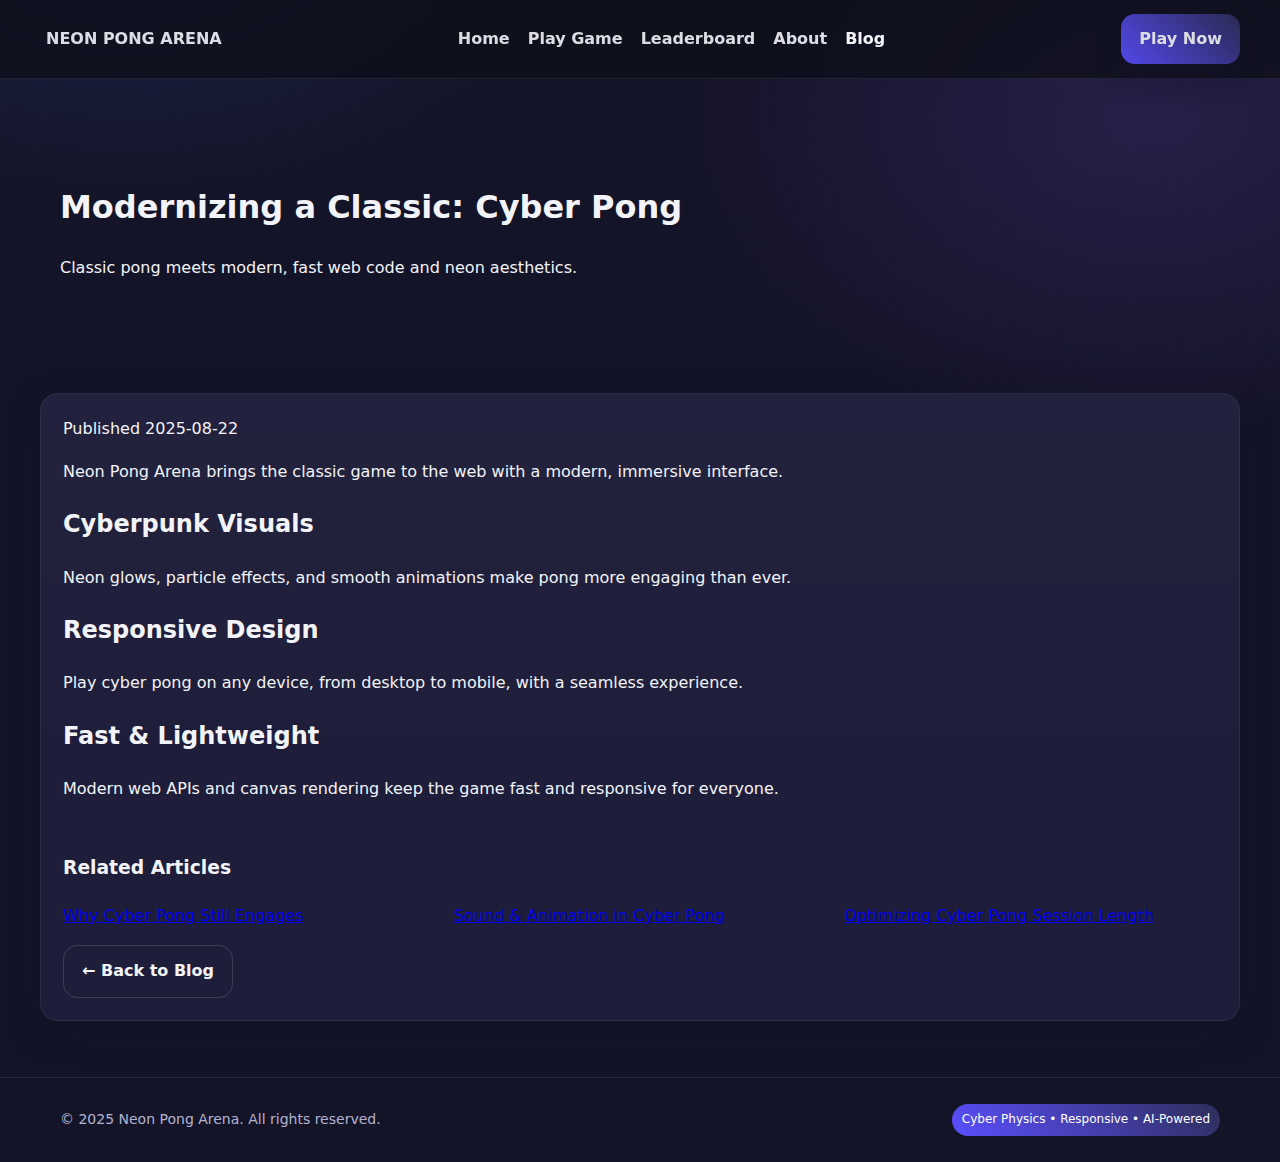
<file: posts/modernizing-classic.html>
<!doctype html><html lang="en"><head><meta charset="utf-8"><meta name="viewport" content="width=device-width, initial-scale=1" /><link rel="icon" href=".././assets/img/logo.svg"><title>Modernizing a Classic: Cyber Pong — Neon Pong Arena</title><link rel="stylesheet" href="../assets/css/style.css"><link rel="preconnect" href="https://fonts.googleapis.com"><link href="https://fonts.googleapis.com/css2?family=Orbitron:wght@400;700;900&family=Exo+2:wght@400;600&display=swap" rel="stylesheet"></head><body>
<nav class="nav"><div class="container nav-inner"><a class="logo" href="../index.html">NEON PONG ARENA</a><div class="menu" data-nav-menu><a href="../index.html">Home</a><a href="../game.html">Play Game</a><a href="../leaderboard.html">Leaderboard</a><a href="../about.html">About</a><a href="../blog.html" style="opacity:1;font-weight:800">Blog</a></div><div class="right"><a class="btn" href="../game.html">Play Now</a></div></div></nav>
<header class="hero"><div class="container"><h1>Modernizing a Classic: Cyber Pong</h1><p>Classic pong meets modern, fast web code and neon aesthetics.</p></div></header>
<section class="section container"><article class="card"><div class="meta">Published 2025-08-22</div><p>Neon Pong Arena brings the classic game to the web with a modern, immersive interface.</p><h2>Cyberpunk Visuals</h2><p>Neon glows, particle effects, and smooth animations make pong more engaging than ever.</p><h2>Responsive Design</h2><p>Play cyber pong on any device, from desktop to mobile, with a seamless experience.</p><h2>Fast & Lightweight</h2><p>Modern web APIs and canvas rendering keep the game fast and responsive for everyone.</p><div style="height:16px"></div><h3>Related Articles</h3><div class="grid-3"><a href="../posts/why-tic-tac-toe-engages.html">Why Cyber Pong Still Engages</a><a href="../posts/sound-animation.html">Sound & Animation in Cyber Pong</a><a href="../posts/player-retention.html">Optimizing Cyber Pong Session Length</a></div><div style="height:16px"></div><a class="btn ghost" href="../blog.html">← Back to Blog</a></article></section>
<footer class="footer"><div class="container" style="display:flex;align-items:center;justify-content:space-between;gap:12px;flex-wrap:wrap"><div>© 2025 Neon Pong Arena. All rights reserved.</div><div><span class="badge">Cyber Physics • Responsive • AI-Powered</span></div></div></footer><script src="../assets/js/main.js"></script></body></html>
</file>
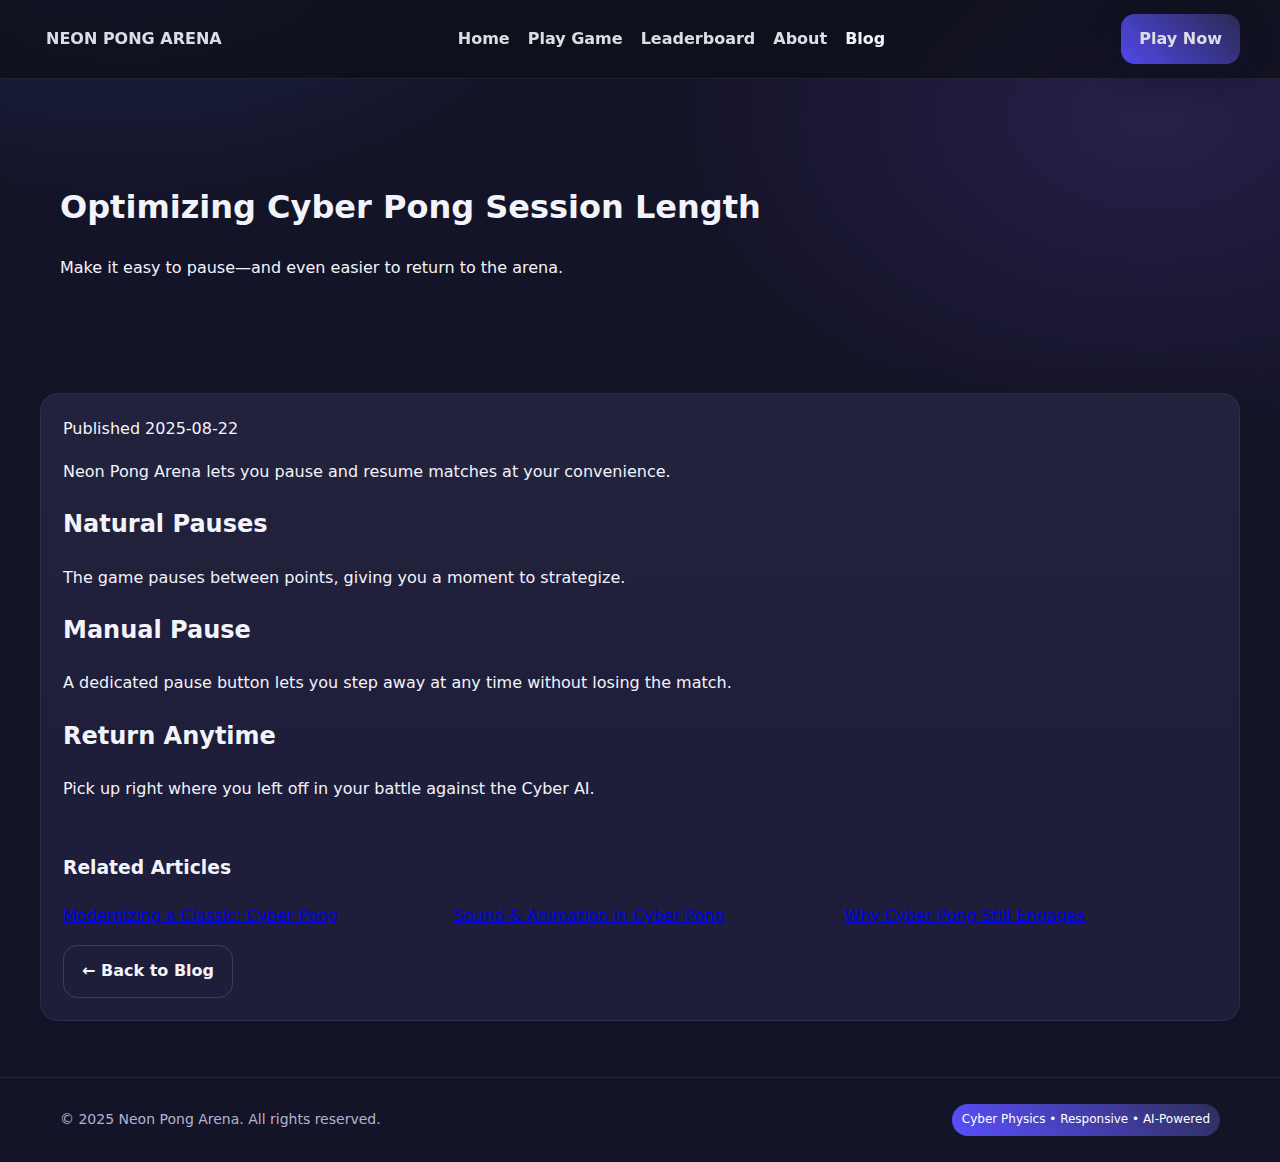
<file: posts/player-retention.html>
<!doctype html><html lang="en"><head><meta charset="utf-8"><meta name="viewport" content="width=device-width, initial-scale=1" /><link rel="icon" href=".././assets/img/logo.svg"><title>Optimizing Cyber Pong Session Length — Neon Pong Arena</title><link rel="stylesheet" href="../assets/css/style.css"><link rel="preconnect" href="https://fonts.googleapis.com"><link href="https://fonts.googleapis.com/css2?family=Orbitron:wght@400;700;900&family=Exo+2:wght@400;600&display=swap" rel="stylesheet"></head><body>
<nav class="nav"><div class="container nav-inner"><a class="logo" href="../index.html">NEON PONG ARENA</a><div class="menu" data-nav-menu><a href="../index.html">Home</a><a href="../game.html">Play Game</a><a href="../leaderboard.html">Leaderboard</a><a href="../about.html">About</a><a href="../blog.html" style="opacity:1;font-weight:800">Blog</a></div><div class="right"><a class="btn" href="../game.html">Play Now</a></div></div></nav>
<header class="hero"><div class="container"><h1>Optimizing Cyber Pong Session Length</h1><p>Make it easy to pause—and even easier to return to the arena.</p></div></header>
<section class="section container"><article class="card"><div class="meta">Published 2025-08-22</div><p>Neon Pong Arena lets you pause and resume matches at your convenience.</p><h2>Natural Pauses</h2><p>The game pauses between points, giving you a moment to strategize.</p><h2>Manual Pause</h2><p>A dedicated pause button lets you step away at any time without losing the match.</p><h2>Return Anytime</h2><p>Pick up right where you left off in your battle against the Cyber AI.</p><div style="height:16px"></div><h3>Related Articles</h3><div class="grid-3"><a href="../posts/modernizing-classic.html">Modernizing a Classic: Cyber Pong</a><a href="../posts/sound-animation.html">Sound & Animation in Cyber Pong</a><a href="../posts/why-tic-tac-toe-engages.html">Why Cyber Pong Still Engages</a></div><div style="height:16px"></div><a class="btn ghost" href="../blog.html">← Back to Blog</a></article></section>
<footer class="footer"><div class="container" style="display:flex;align-items:center;justify-content:space-between;gap:12px;flex-wrap:wrap"><div>© 2025 Neon Pong Arena. All rights reserved.</div><div><span class="badge">Cyber Physics • Responsive • AI-Powered</span></div></div></footer><script src="../assets/js/main.js"></script></body></html>
</file>
<file: assets/css/style.css>
:root{
  --bg:#141428;
  --card:#1e1e3a;
  --muted:#b3b3d1;
  --text:#f3f3fa;
  --a:#5a4fff; /* accent indigo */
  --b:#2e2e5a; /* deep accent */
  --highlight:#4fd1c5; /* teal highlight */
  --shadow:0 12px 32px rgba(20,20,40,.5)
}
*{box-sizing:border-box}
html,body{margin:0;padding:0}
html{scroll-behavior:smooth}
body{
  font-family:Inter,Poppins,system-ui,-apple-system,Segoe UI,Roboto,Arial,sans-serif;
  color:var(--text);
  background:
    radial-gradient(1200px 800px at 10% -10%, rgba(62, 129, 237, 0.18), transparent 40%),
    radial-gradient(1200px 800px at 90% 10%, rgba(139,92,246,.16), transparent 40%),
    var(--bg);
  line-height:1.65
}
.container{max-width:1200px;margin:0 auto;padding:0 20px}
.nav{position:sticky;top:0;z-index:50;background:rgba(11,14,22,.7);backdrop-filter:blur(8px);border-bottom:1px solid rgba(255,255,255,.08)}
.nav-inner{display:flex;align-items:center;justify-content:space-between;padding:14px 0}
.nav-inner{display:flex;align-items:center;justify-content:space-between;padding:14px 0;flex-wrap:nowrap;min-width:0;}
.nav a{color:var(--text);text-decoration:none;margin-left:18px;font-weight:600;opacity:.9}
.nav a:hover{opacity:1}
.logo{display:flex;align-items:center;gap:10px}
.logo img{height:36px}
.logo span{font-weight:800;background:linear-gradient(45deg,var(--a),var(--b));-webkit-background-clip:text;background-clip:text;color:transparent}
.menu{display:flex;align-items:center;gap:8px;flex-wrap:wrap}
.menu{display:flex;align-items:center;gap:12px;flex-wrap:nowrap;min-width:0;}
.nav a{color:var(--text);text-decoration:none;margin-left:6px;font-weight:600;opacity:.9;white-space:nowrap;}
.right{display:flex;align-items:center;gap:8px}
.btn{display:inline-flex;align-items:center;gap:10px;padding:12px 18px;border-radius:14px;background:linear-gradient(45deg,var(--a),var(--b));color:white;text-decoration:none;font-weight:800;border:0;box-shadow:var(--shadow);cursor:pointer}
.btn.ghost{background:transparent;border:1px solid rgba(255,255,255,.14);color:var(--text);box-shadow:none}
.hero{padding:80px 0 40px}
.hero .grid{display:grid;grid-template-columns:1.2fr 1fr;gap:28px;align-items:center}
.card{background:linear-gradient(180deg, rgba(255,255,255,.02), transparent 60%),var(--card);border:1px solid rgba(255,255,255,.06);border-radius:18px;padding:22px;box-shadow:var(--shadow);overflow:hidden}
.kudos{display:flex;flex-wrap:wrap;gap:10px}
.kudos .pill{padding:8px 12px;border:1px solid rgba(255,255,255,.14);border-radius:999px;color:var(--muted);font-size:13px}
.section{padding:56px 0}
.grid-2{display:grid;grid-template-columns:1fr 1fr;gap:18px}
.grid-3{display:grid;grid-template-columns:repeat(3,1fr);gap:18px}
.showcase{display:grid;grid-template-columns:repeat(3,1fr);gap:18px;margin-top:18px}
.tile{position:relative;border-radius:16px;overflow:hidden;min-height:180px;background:linear-gradient(45deg, rgba(59,130,246,.2), rgba(139,92,246,.2));border:1px solid rgba(255,255,255,.06)}
.tile .cap{position:absolute;bottom:10px;left:10px;background:rgba(0,0,0,.35);padding:6px 10px;border-radius:999px}
.stats{display:grid;grid-template-columns:repeat(4,1fr);gap:18px;margin-top:18px}
.stat{text-align:center}
.stat .n{font-size:36px;font-weight:900;background:linear-gradient(45deg,var(--a),var(--b));-webkit-background-clip:text;background-clip:text;color:transparent}
.stat .t{color:var(--muted)}
.badge{font-size:12px;color:white;background:linear-gradient(45deg,var(--a),var(--b));display:inline-block;padding:6px 10px;border-radius:999px}
.input,input,textarea{width:100%;padding:14px;border-radius:12px;border:1px solid rgba(255,255,255,.16);background:#0d101a;color:var(--text)}
.form-row{display:grid;grid-template-columns:1fr 1fr;gap:12px}
.footer{padding:26px 0;border-top:1px solid rgba(255,255,255,.08);color:var(--muted);font-size:14px}
.blog-grid{display:grid;grid-template-columns:repeat(3,1fr);gap:18px;align-items:stretch}
.blog-card{display:flex;flex-direction:column;min-height:280px}
.blog-card .meta{color:var(--muted);font-size:14px;margin:6px 0 10px}
.blog-card .excerpt{color:var(--muted);display:-webkit-box;-webkit-line-clamp:5;-webkit-box-orient:vertical;overflow:hidden}
.blog-card .read{margin-top:auto}
.modal-backdrop{position:fixed;inset:0;background:rgba(0,0,0,.6);display:none;align-items:center;justify-content:center;z-index:1000}
.modal{background:var(--card);border:1px solid rgba(255,255,255,.2);border-radius:16px;padding:22px;width:min(520px,92vw);box-shadow:var(--shadow)}
@media(max-width:980px){.hero .grid,.grid-2,.grid-3,.showcase,.blog-grid{grid-template-columns:1fr}}
</file>
